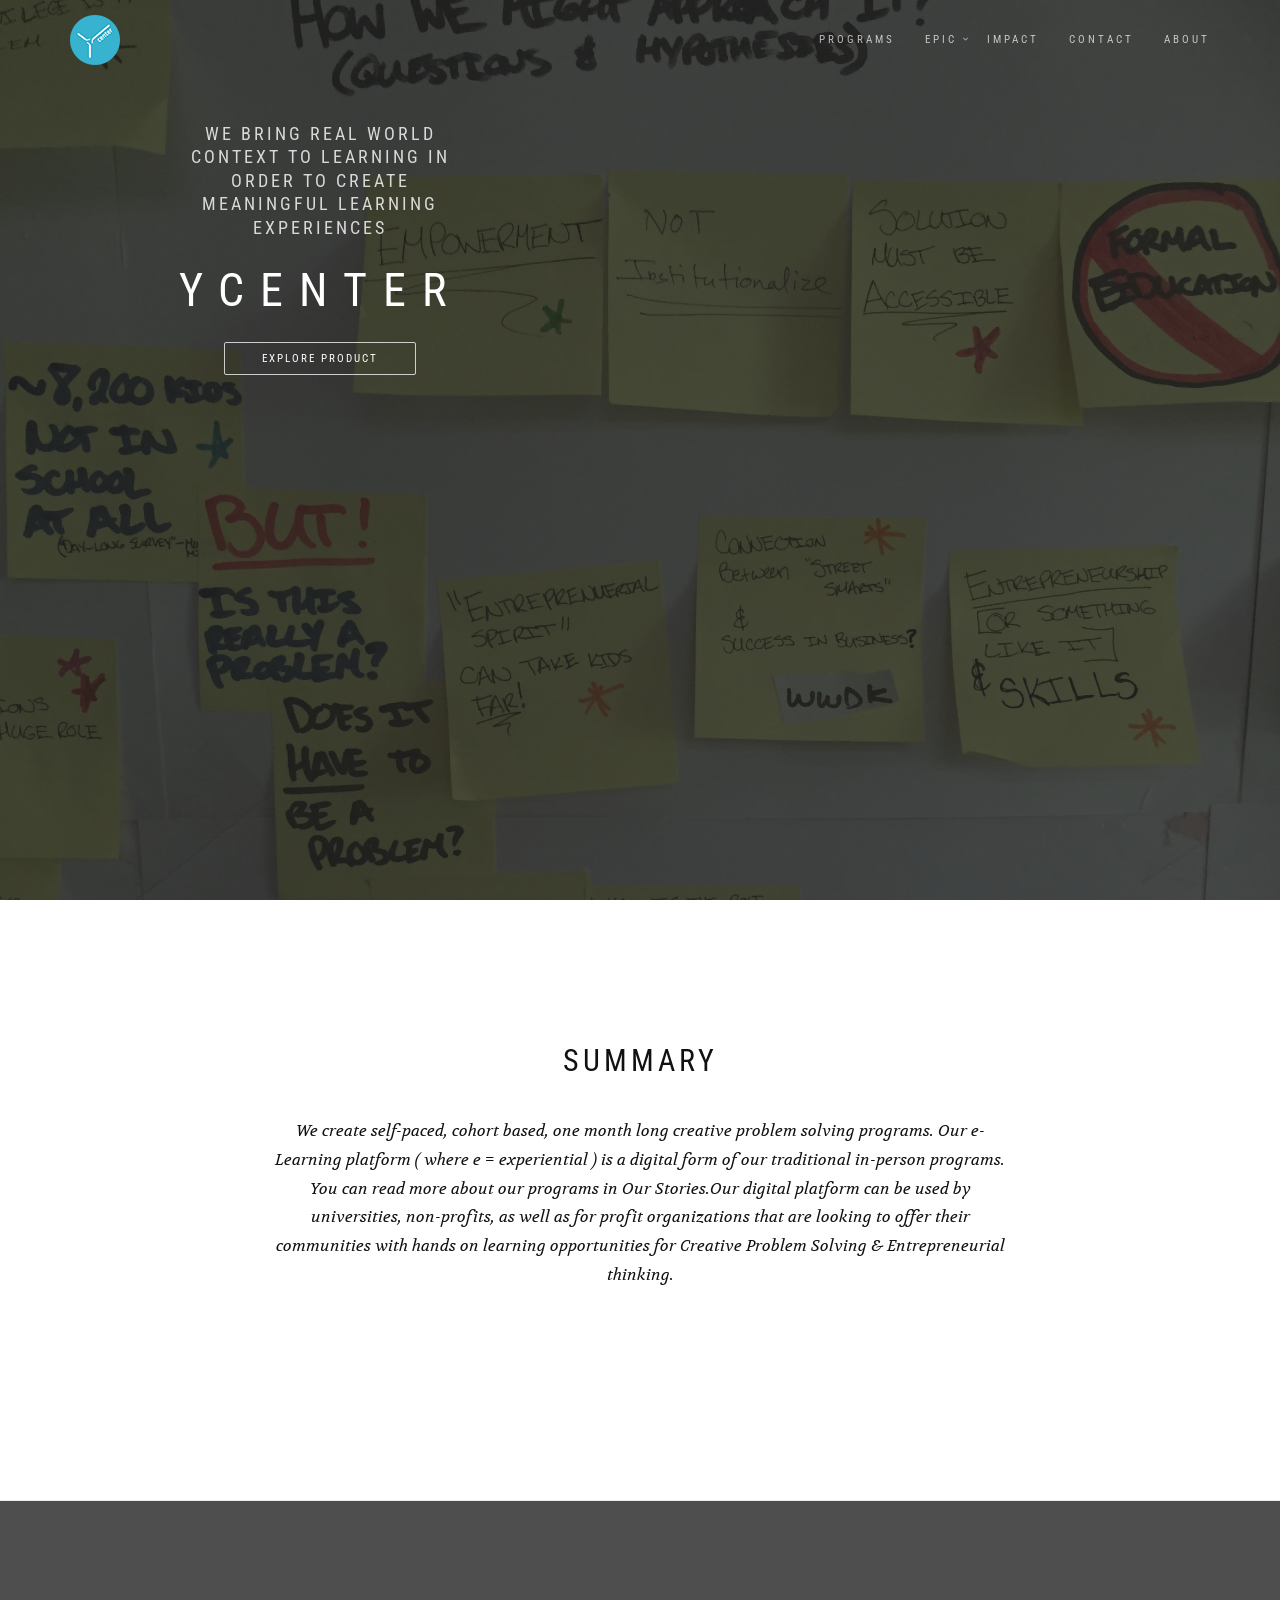
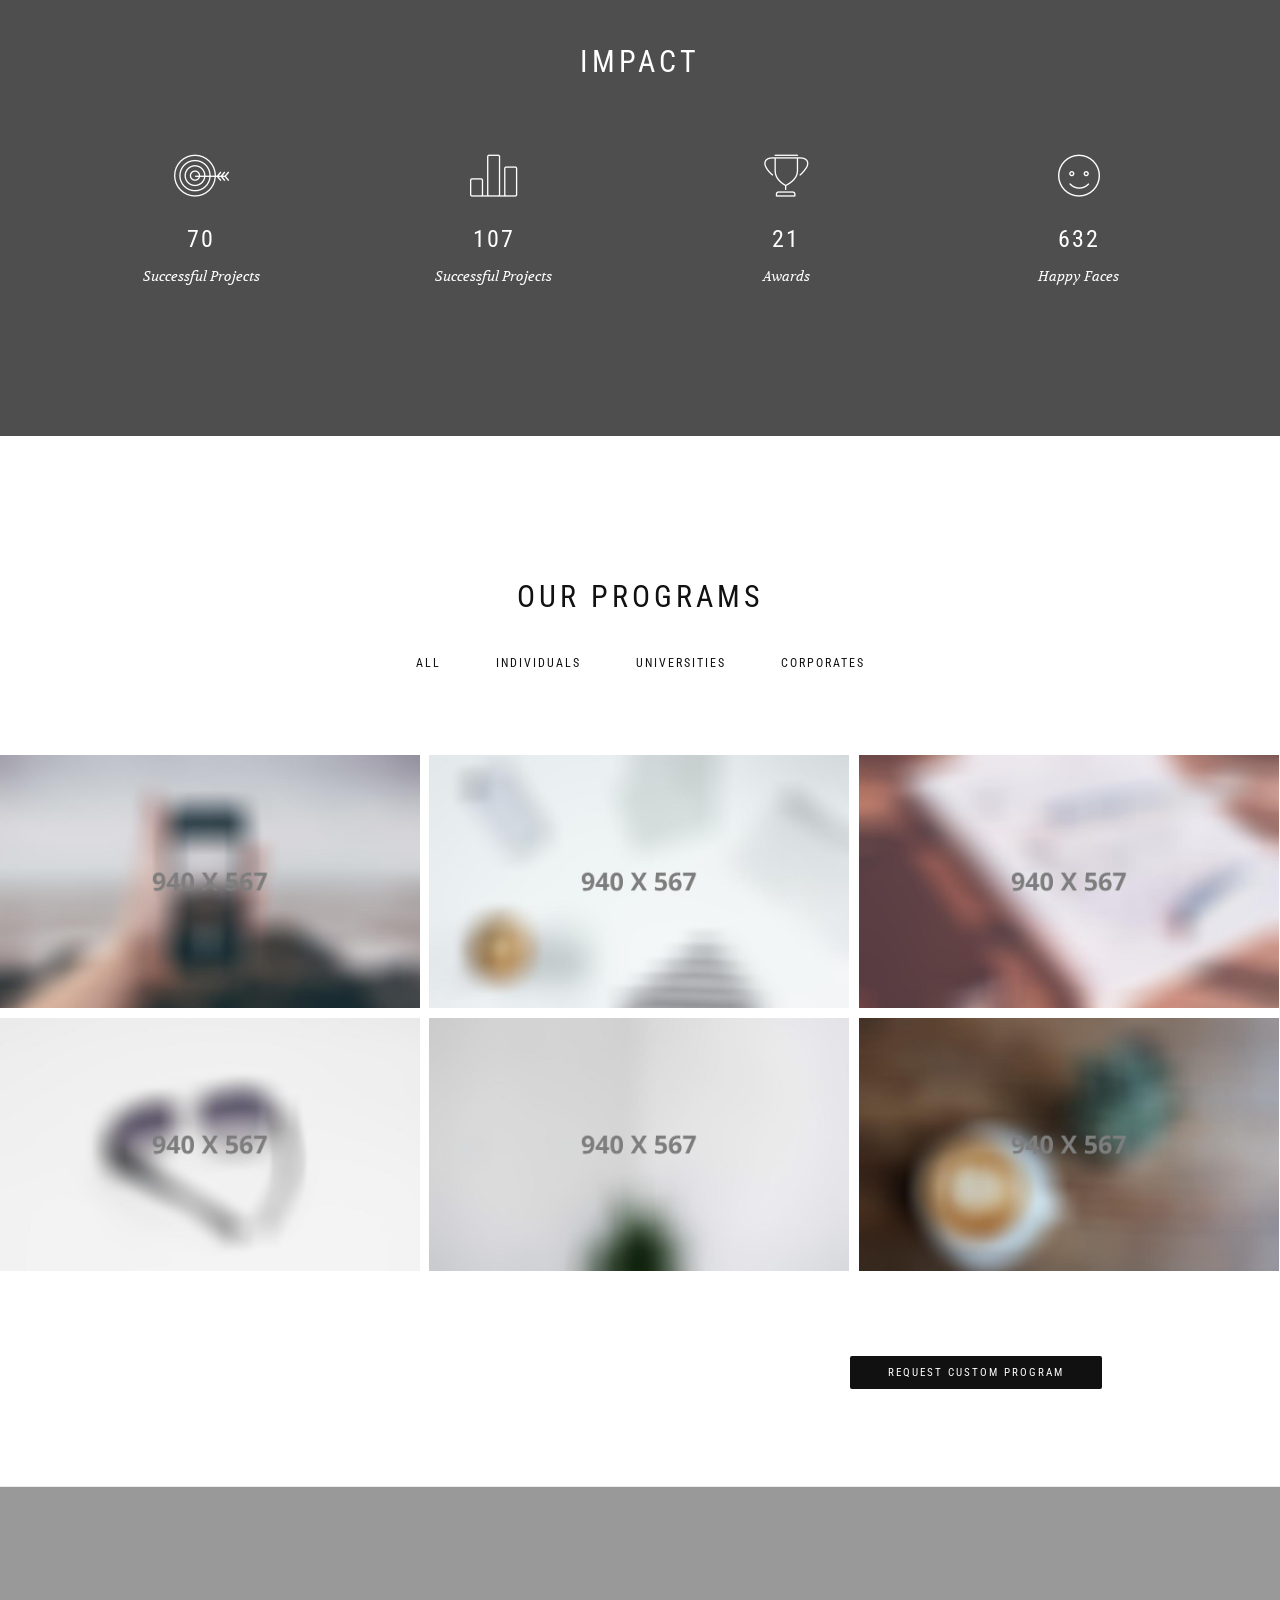
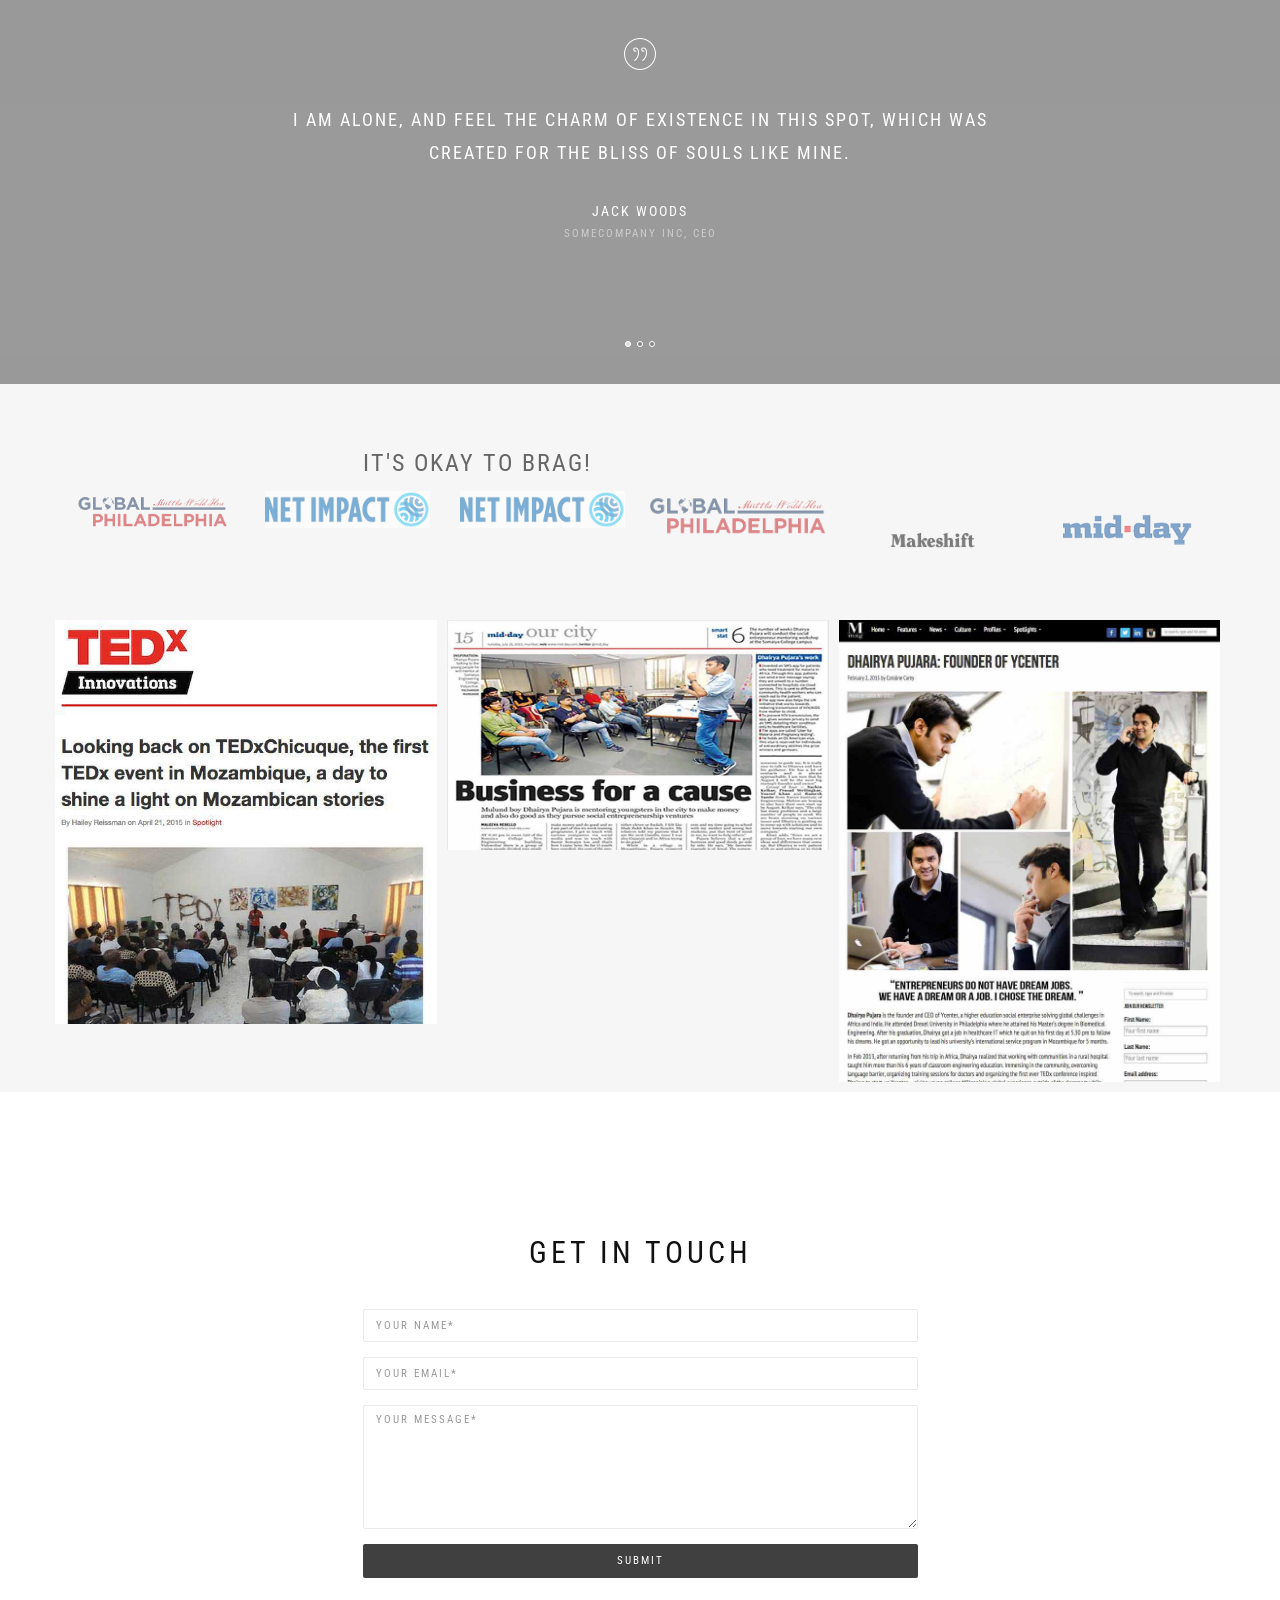
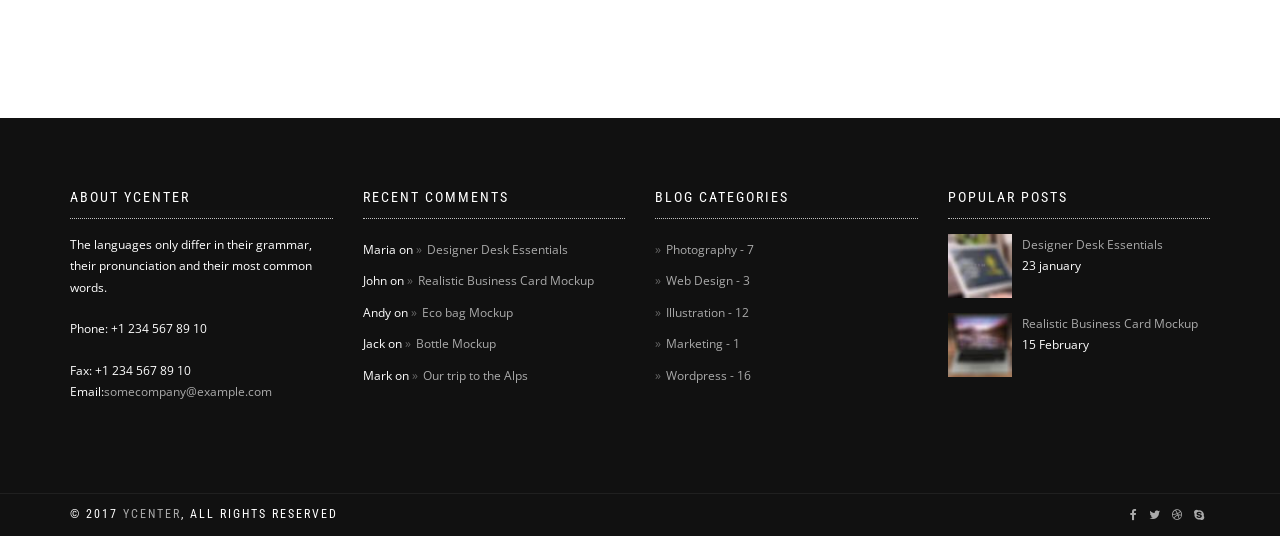
<file: index.html>
<!DOCTYPE html>
<html lang="en-US" dir="ltr">
  <head>
    <meta charset="utf-8">
    <meta http-equiv="X-UA-Compatible" content="IE=edge">
    <meta name="viewport" content="width=device-width, initial-scale=1">
    <!--  
    Document Title
    =============================================
    -->
    <title>Y-center Home</title>
    <!--
    Stylesheets
    =============================================
    
    -->
    <!-- Default stylesheets-->
    <link href="assets/lib/bootstrap/dist/css/bootstrap.min.css" rel="stylesheet">
    <!-- Template specific stylesheets-->
    <link href="https://fonts.googleapis.com/css?family=Roboto+Condensed:400,700" rel="stylesheet">
    <link href="https://fonts.googleapis.com/css?family=Volkhov:400i" rel="stylesheet">
    <link href="https://fonts.googleapis.com/css?family=Open+Sans:300,400,600,700,800" rel="stylesheet">
    <link href="assets/lib/animate.css/animate.css" rel="stylesheet">
    <link href="assets/lib/components-font-awesome/css/font-awesome.min.css" rel="stylesheet"> 
    <link href="assets/lib/flexslider/flexslider.css" rel="stylesheet">
     <link href="assets/lib/owl.carousel/dist/assets/owl.carousel.min.css" rel="stylesheet">
    <link href="assets/lib/owl.carousel/dist/assets/owl.theme.default.min.css" rel="stylesheet">
    <link href="assets/lib/magnific-popup/dist/magnific-popup.css" rel="stylesheet">
        <link href="assets/lib/et-line-font/et-line-font.css" rel="stylesheet">

        <link rel="shortcut icon" href="images/icons/favicon.png">
       <link rel="apple-touch-icon-precomposed" sizes="144x144" href="images/icons/apple-touch-icon-144-precomposed.png">
       <link rel="apple-touch-icon-precomposed" sizes="114x114" href="images/icons/apple-touch-icon-114-precomposed.png">
       <link rel="apple-touch-icon-precomposed" sizes="72x72" href="images/icons/apple-touch-icon-72-precomposed.png">
       <link rel="apple-touch-icon-precomposed" href="images/icons/apple-touch-icon-57-precomposed.png">

    <!-- Custom Stylesheet-->
    <link href="assets/css/style.css" rel="stylesheet">
  </head>


  <body data-spy="scroll" data-target=".onpage-navigation" data-offset="60">
    <main>
      <div class="page-loader">
        <div class="loader">Loading...</div>
      </div>

      <!-- Navbar Begins -->
      <nav class="navbar navbar-custom navbar-fixed-top navbar-transparent" role="navigation">
        <div class="container">
          <div class="navbar-header">
            <button class="navbar-toggle" type="button" data-toggle="collapse" data-target="#custom-collapse"></button>
            <a href="index.html"><img src ="assets/Ycenter-img/Ycenter-circlelogo-vectorBJWBoost-1.png"></a>
          </div>
          <div class="collapse navbar-collapse" id="custom-collapse">
            <ul class="nav navbar-nav navbar-right">
              <li class="dropdown"><a href="#">Programs</a></li>
              <li class="dropdown"><a class="dropdown-toggle" href="#" data-toggle="dropdown">EPIC</a>
                    <ul class="dropdown-menu">
                      <li><a href="#">EPIC A</a></li>
                      <li><a href="#">EPIC B</a></li>
                      <li><a href="#">EPIC C</a></li>
                      <li><a href="#">EPIC D</a></li>
                    </ul>
                  </li>
                  <li class="dropdown"><a href="#">Impact</a></li>
                  <li class="dropdown"><a href="#">Contact</a>
                    <ul class="dropdown-menu">
                      <li><a href="index_mp_fullscreen_text_rotator.html">Feedback</a></li>
                      <li><a href="index_mp_classic_text_rotator.html">Collab</a></li>
                      <li><a href="index_mp_classic_text_rotator.html">Enquiry/Message</a></li>                      
                    </ul>
                  </li>
                  <li class="dropdown"><a href="#">About</a></li>
                </ul>
             </div>                       
        </div>
      </nav>

<!-- Navbar ends -->



	
      <section class="home-section home-full-height home-fade bg-dark-60" id="home" data-background="assets/Ycenter-img/banner1.jpg">
  		<div class="container-fluid">

		  <div class="row">

		  	<div class="col-md-6 col-sm-6 col-xs-12">
			    <div class="ycenter-caption">
			          <div class="caption-content">
			            <div class="font-alt mb-10 ycenter-title-size-2">We bring real world context to learning in order to create meaningful learning experiences</div>
			            <div class="font-alt mb-10 ycenter-title-size-3">Ycenter</div>
			             <a class="section-scroll btn btn-border-w btn-round" href="#about"> Explore Product</a>
			          </div>
			        </div>
			  </div>

			  	<!-- Video for Header -
			  				  <div class="col-md-6 col-sm-6 col-xs-12">
			  	<div class="ycenter-caption">

				    <iframe width="420" height="315"
							src="https://www.youtube.com/embed/XGSy3_Czz8k">
					</iframe> 
				</div>
						commented for cliarity for now -->
		  </div>

		</div>
      	
      </section>
      




      <div class="main">
        <section class="module">

  <!-- Summary Begin --> 	
          <div class="container">
            <div class="row">
              <div class="col-sm-8 col-sm-offset-2">
                <h2 class="module-title font-alt">Summary</h2>
                <div class="module-subtitle font-serif">We create self-paced, cohort based, one month long creative problem solving programs. Our e-Learning platform ( where e = experiential ) is a digital form of our traditional in-person programs. You can read more about our programs in Our Stories.Our digital platform can be used by universities, non-profits, as well as for profit organizations that are looking to offer their communities with hands on learning opportunities for Creative Problem Solving & Entrepreneurial thinking.</div>
              </div>
            </div>
         
          </div>
        </section>
 <!-- Summary Ends -->

        <hr class="divider-w">

 <!-- Impact Begin -->

        <section class="module bg-dark-60 parallax-bg" data-background="assets/images/finance/finance_funfact_bg.jpg" style="background-position: 50% 15%;">
          <div class="container">
          	 <div class="row">
              <div class="col-sm-6 col-sm-offset-3">
                <h2 class="module-title font-alt">Impact</h2>
              </div>
            </div>
            <div class="row multi-columns-row">
              <div class="col-sm-6 col-md-3 col-lg-3">
                <div class="count-item mb-sm-40">
                  <div class="count-icon"><span class="icon-target"></span></div>
                  <h3 class="count-to font-alt" data-countto="85"></h3>
                  <h5 class="count-title font-serif">Successful Projects</h5>
                </div>
              </div>
              <div class="col-sm-6 col-md-3 col-lg-3">
                <div class="count-item mb-sm-40">
                  <div class="count-icon"><span class="icon-bargraph"></span></div>
                  <h3 class="count-to font-alt" data-countto="134"></h3>
                  <h5 class="count-title font-serif">Successful Projects</h5>
                </div>
              </div>
              <div class="col-sm-6 col-md-3 col-lg-3">
                <div class="count-item mb-sm-40">
                  <div class="count-icon"><span class="icon-trophy"></span></div>
                  <h3 class="count-to font-alt" data-countto="26"></h3>
                  <h5 class="count-title font-serif">Awards</h5>
                </div>
              </div>
              <div class="col-sm-6 col-md-3 col-lg-3">
                <div class="count-item mb-sm-40">
                  <div class="count-icon"><span class="icon-happy"></span></div>
                  <h3 class="count-to font-alt" data-countto="790"></h3>
                  <h5 class="count-title font-serif">Happy Faces</h5>
                </div>
              </div>
            </div>
          </div>
        </section>
<!-- Impact End -->

<!--Program Begins-->        
        <section class="module pb-0" id="works">
          <div class="container">
            <div class="row">
              <div class="col-sm-6 col-sm-offset-3">
                <h2 class="module-title font-alt">Our Programs</h2>
                <div class="module-subtitle font-serif"></div>
              </div>
            </div>
          </div>
          <div class="container">
            <div class="row">
              <div class="col-sm-12">
                <ul class="filter font-alt" id="filters">
                  <li><a class="current wow fadeInUp" href="#" data-filter="*">All</a></li>
                  <li><a class="wow fadeInUp" href="#" data-filter=".illustration" data-wow-delay="0.2s">Individuals</a></li>
                  <li><a class="wow fadeInUp" href="#" data-filter=".marketing" data-wow-delay="0.4s">Universities</a></li>
                  <li><a class="wow fadeInUp" href="#" data-filter=".photography" data-wow-delay="0.6s">Corporates</a></li>
                </ul>
              </div>
            </div>
          </div>
          <ul class="works-grid works-grid-gut works-grid-3 works-hover-w" id="works-grid">
            <li class="work-item illustration webdesign"><a href="portfolio-single-1.html">
                <div class="work-image"><img src="assets/images/work-1.jpg" alt="Portfolio Item"/></div>
                <div class="work-caption font-alt">
                  <h3 class="work-title">Corporate Identity</h3>
                  <div class="work-descr">Illustration</div>
                </div></a></li>
            <li class="work-item marketing photography"><a href="portfolio-single-1.html">
                <div class="work-image"><img src="assets/images/work-2.jpg" alt="Portfolio Item"/></div>
                <div class="work-caption font-alt">
                  <h3 class="work-title">Bag MockUp</h3>
                  <div class="work-descr">Marketing</div>
                </div></a></li>
            <li class="work-item illustration photography"><a href="portfolio-single-1.html">
                <div class="work-image"><img src="assets/images/work-3.jpg" alt="Portfolio Item"/></div>
                <div class="work-caption font-alt">
                  <h3 class="work-title">Disk Cover</h3>
                  <div class="work-descr">Illustration</div>
                </div></a></li>
            <li class="work-item marketing photography"><a href="portfolio-single-1.html">
                <div class="work-image"><img src="assets/images/work-4.jpg" alt="Portfolio Item"/></div>
                <div class="work-caption font-alt">
                  <h3 class="work-title">Business Card</h3>
                  <div class="work-descr">Photography</div>
                </div></a></li>
            <li class="work-item illustration webdesign"><a href="portfolio-single-1.html">
                <div class="work-image"><img src="assets/images/work-5.jpg" alt="Portfolio Item"/></div>
                <div class="work-caption font-alt">
                  <h3 class="work-title">Business Card</h3>
                  <div class="work-descr">Webdesign</div>
                </div></a></li>
            <li class="work-item marketing webdesign"><a href="portfolio-single-1.html">
                <div class="work-image"><img src="assets/images/work-6.jpg" alt="Portfolio Item"/></div>
                <div class="work-caption font-alt">
                  <h3 class="work-title">Business Cards in paper clip</h3>
                  <div class="work-descr">Marketing</div>
                </div></a></li>
          </ul>
        </section>
        <section class="module-small">
          <div class="container">
            <div class="row">
              <div class="col-sm-6 col-md-8 col-lg-6 col-lg-offset-2">
                <div class="callout-text font-alt">
                  <h3 class="callout-title">Looking for a Custom Project for your Organization?</h3>
                  <p>We are always open to interesting projects.</p>
                </div>
              </div>
              <div class="col-sm-6 col-md-4 col-lg-2">
                <div class="callout-btn-box"><a class="btn btn-b btn-round" href="#">Request Custom Program</a></div>
              </div>
            </div>
          </div>
        </section>
<!--Program Ends-->        
        <hr class="divider-w">
<!--Testimonials Begin-->       
        <section class="module bg-dark-60 pt-0 pb-0 parallax-bg testimonial" data-background="assets/images/testimonial_bg.jpg">
          <div class="testimonials-slider pt-140 pb-140">
            <ul class="slides">
              <li>
                <div class="container">
                  <div class="row">
                    <div class="col-sm-12">
                      <div class="module-icon"><span class="icon-quote"></span></div>
                    </div>
                  </div>
                  <div class="row">
                    <div class="col-sm-8 col-sm-offset-2">
                      <blockquote class="testimonial-text font-alt">I am alone, and feel the charm of existence in this spot, which was created for the bliss of souls like mine.</blockquote>
                    </div>
                  </div>
                  <div class="row">
                    <div class="col-sm-4 col-sm-offset-4">
                      <div class="testimonial-author">
                        <div class="testimonial-caption font-alt">
                          <div class="testimonial-title">Jack Woods</div>
                          <div class="testimonial-descr">SomeCompany INC, CEO</div>
                        </div>
                      </div>
                    </div>
                  </div>
                </div>
              </li>
              <li>
                <div class="container">
                  <div class="row">
                    <div class="col-sm-12">
                      <div class="module-icon"><span class="icon-quote"></span></div>
                    </div>
                  </div>
                  <div class="row">
                    <div class="col-sm-8 col-sm-offset-2">
                      <blockquote class="testimonial-text font-alt">I should be incapable of drawing a single stroke at the present moment; and yet I feel that I never was a greater artist than now.</blockquote>
                    </div>
                  </div>
                  <div class="row">
                    <div class="col-sm-4 col-sm-offset-4">
                      <div class="testimonial-author">
                        <div class="testimonial-caption font-alt">
                          <div class="testimonial-title">Jim Stone</div>
                          <div class="testimonial-descr">SomeCompany INC, CEO</div>
                        </div>
                      </div>
                    </div>
                  </div>
                </div>
              </li>
              <li>
                <div class="container">
                  <div class="row">
                    <div class="col-sm-12">
                      <div class="module-icon"><span class="icon-quote"></span></div>
                    </div>
                  </div>
                  <div class="row">
                    <div class="col-sm-8 col-sm-offset-2">
                      <blockquote class="testimonial-text font-alt">I am so happy, my dear friend, so absorbed in the exquisite sense of mere tranquil existence, that I neglect my talents.</blockquote>
                    </div>
                  </div>
                  <div class="row">
                    <div class="col-sm-4 col-sm-offset-4">
                      <div class="testimonial-author">
                        <div class="testimonial-caption font-alt">
                          <div class="testimonial-title">Adele Snow</div>
                          <div class="testimonial-descr">SomeCompany INC, CEO</div>
                        </div>
                      </div>
                    </div>
                  </div>
                </div>
              </li>
            </ul>
          </div>
        </section>
<!--Testimonials Ens-->       

        

<!-- Press Begin-->
        <section class="module-small bg-light p-0">
          <div class="container">
          	<br><br>
          	<div class="row">
              <div class="col-sm-6 col-sm-offset-3">
                <h3 class="module-title-press font-alt">It's Okay To Brag!</h3>
              </div>
            </div>
            <div class="row">
              <div class="owl-carousel text-center" data-items="6" data-pagination="false" data-navigation="false">

                <div  class="press-logo">
                  <div class="col-sm-12">
                    <div class="client-logo"><a href = "#"><img src="assets/Ycenter-img/press_logo_1.png" alt="Client Logo"/></a></div>
                  </div>
                </div>
                <div class="press-logo">
                  <div class="col-sm-12">
                    <div class="client-logo"><img src="assets/Ycenter-img/Net_Impact_Logo_0.png" alt="Client Logo"/></div>
                  </div>
                </div>
                <div class="press-logo">
                  <div class="col-sm-12">
                    <div class="client-logo"><a target = "_blank" href = "#"><img src="assets/Ycenter-img/Net_Impact_Logo_0.png" alt="Press Logo"/></a></div>
                  </div>
                </div>
                <div class="press-logo">
                  <div class="m-40">
                    <div class="client-logo"><a target = "_blank" href = "#"><img src="assets/Ycenter-img/press_logo_1.png" alt="Press Logo"/></a></div>
                  </div>
                </div>
                <div class ="press-logo">
                  <div class = "col-sm-12">
                    <div class="client-logo"><a target = "_blank" href = "#"><img src="assets/Ycenter-img/press_logo_2.png" alt="Client Logo"/></a></div>
                  </div>
                </div>
                <div class="press-logo">
                  <div class="col-sm-12">
                    <div class="client-logo"><a target = "_blank" href = "#"><img src="assets/Ycenter-img/press_logo_3.png" alt="Press Logo"/></a></div>
                  </div>
                </div>
                <div  class="press-logo">
                  <div class="col-sm-12">
                    <div class="client-logo"><a target = "_blank" href = "#"><img src="assets/Ycenter-img/press_logo_4.png" alt="Press Logo"/></a></div>
                  </div>
                </div>
                <div class="press-logo">
                  <div class="col-sm-12">
                    <div class="client-logo"><a target = "_blank" href = "#"><img src="assets/Ycenter-img/press_logo_1.png" alt="Press Logo"/></a></div>
                  </div>
                </div>
                <div  class="press-logo">
                  <div class="col-sm-12">
                    <div class="client-logo"><a target = "_blank" href = "#"><img src="assets/Ycenter-img/press_logo_2.png" alt="Press Logo"/></a></div>
                  </div>
                </div>
              </div>
            </div>
          </div>


          <div class="container">
            <div class="row mt-30">
              
            <ul class="works-grid works-grid-3 works-grid-gut works-hover-d" id="press-grid">
              <li class="work-item wow fadeInUp" data-wow-duration="1s" data-wow-delay="0.1s"><a target = "_blank" href="http://tedxinnovations.ted.com/2015/04/21/tedxchicuque-the-first-tedx-event-in-mozambique-shines-a-light-on-mozambican-stories/">
                  <div class="work-image"><img src="assets/Ycenter-img/Press-card-1.jpg" alt="Pess Item"/></div>
                  <div class="work-caption font-alt">
                    <h3 class="work-title">TedX</h3>
                    <div class="work-descr">Tap to read</div>
                  </div></a></li>
              <li class="work-item wow fadeInUp" data-wow-duration="1s" data-wow-delay="0.3s"><a target = "_blank" href="http://www.mid-day.com/articles/business-for-a-cause-mulund-boy-mentoring-youngsters-in-mumbai/16387167">
                  <div class="work-image"><img src="assets/Ycenter-img/Press-card-2.jpg" alt="Press Item"/></div>
                  <div class="work-caption font-alt">
                    <h3 class="work-title">Our City</h3>
                    <div class="work-descr">Tap to read</div>
                  </div></a></li>
              <li class="work-item wow fadeInUp" data-wow-duration="1s" data-wow-delay="0.5s"><a target="_blank" href="https://www.bizjournals.com/philadelphia/print-edition/2014/05/30/ycenter-creates-untraditional-study-abroad.html">
                  <div class="work-image"><img src="assets/Ycenter-img/Press-card-3.jpg" alt="Press Item"/></div>
                  <div class="work-caption font-alt">
                    <h3 class="work-title">M mag</h3>
                    <div class="work-descr">Tap to read</div>
                  </div></a></li>
              
              
            </ul>
          </div>
        
        </section>
<!--Press End-->        
        <!--
        <div class="module-small bg-dark">
          <div class="container">
            <div class="row">
              <div class="col-sm-6 col-md-6 col-lg-4 col-lg-offset-2">
                <div class="callout-text font-alt">
                  <h3 class="callout-title">Subscribe now</h3>
                  <p>We will not spam your email.</p>
                </div>
              </div>
              <div class="col-sm-6 col-md-6 col-lg-4">
                <div class="callout-btn-box">
                  <form id="subscription-form" role="form" method="post" action="php/subscribe.php">
                    <div class="input-group">
                      <input class="form-control" type="email" id="semail" name="semail" placeholder="Your Email" data-validation-required-message="Please enter your email address." required="required"/><span class="input-group-btn">
                        <button class="btn btn-g btn-round" id="subscription-form-submit" type="submit">Submit</button></span>
                    </div>
                  </form>
                  <div class="text-center" id="subscription-response"></div>
                </div>
              </div>
            </div>
          </div>
        </div> -->
        <section class="module" id="contact">
          <div class="container">
            <div class="row">
              <div class="col-sm-6 col-sm-offset-3">
                <h2 class="module-title font-alt">Get in touch</h2>
                <div class="module-subtitle font-serif"></div>
              </div>
            </div>
            <div class="row">
              <div class="col-sm-6 col-sm-offset-3">
                <form id="contactForm" role="form" method="post" action="php/contact.php">
                  <div class="form-group">
                    <label class="sr-only" for="name">Name</label>
                    <input class="form-control" type="text" id="name" name="name" placeholder="Your Name*" required="required" data-validation-required-message="Please enter your name."/>
                    <p class="help-block text-danger"></p>
                  </div>
                  <div class="form-group">
                    <label class="sr-only" for="email">Email</label>
                    <input class="form-control" type="email" id="email" name="email" placeholder="Your Email*" required="required" data-validation-required-message="Please enter your email address."/>
                    <p class="help-block text-danger"></p>
                  </div>
                  <div class="form-group">
                    <textarea class="form-control" rows="7" id="message" name="message" placeholder="Your Message*" required="required" data-validation-required-message="Please enter your message."></textarea>
                    <p class="help-block text-danger"></p>
                  </div>
                  <div class="text-center">
                    <button class="btn btn-block btn-round btn-d" id="cfsubmit" type="submit">Submit</button>
                  </div>
                </form>
                <div class="ajax-response font-alt" id="contactFormResponse"></div>
              </div>
            </div>
          </div>
        </section>
        <div class="module-small bg-dark">
          <div class="container">
            <div class="row">
              <div class="col-sm-3">
                <div class="widget">
                  <h5 class="widget-title font-alt">About Ycenter</h5>
                  <p>The languages only differ in their grammar, their pronunciation and their most common words.</p>
                  <p>Phone: +1 234 567 89 10</p>Fax: +1 234 567 89 10
                  <p>Email:<a href="#">somecompany@example.com</a></p>
                </div>
              </div>
              <div class="col-sm-3">
                <div class="widget">
                  <h5 class="widget-title font-alt">Recent Comments</h5>
                  <ul class="icon-list">
                    <li>Maria on <a href="#">Designer Desk Essentials</a></li>
                    <li>John on <a href="#">Realistic Business Card Mockup</a></li>
                    <li>Andy on <a href="#">Eco bag Mockup</a></li>
                    <li>Jack on <a href="#">Bottle Mockup</a></li>
                    <li>Mark on <a href="#">Our trip to the Alps</a></li>
                  </ul>
                </div>
              </div>
              <div class="col-sm-3">
                <div class="widget">
                  <h5 class="widget-title font-alt">Blog Categories</h5>
                  <ul class="icon-list">
                    <li><a href="#">Photography - 7</a></li>
                    <li><a href="#">Web Design - 3</a></li>
                    <li><a href="#">Illustration - 12</a></li>
                    <li><a href="#">Marketing - 1</a></li>
                    <li><a href="#">Wordpress - 16</a></li>
                  </ul>
                </div>
              </div>
              <div class="col-sm-3">
                <div class="widget">
                  <h5 class="widget-title font-alt">Popular Posts</h5>
                  <ul class="widget-posts">
                    <li class="clearfix">
                      <div class="widget-posts-image"><a href="#"><img src="assets/images/rp-1.jpg" alt="Post Thumbnail"/></a></div>
                      <div class="widget-posts-body">
                        <div class="widget-posts-title"><a href="#">Designer Desk Essentials</a></div>
                        <div class="widget-posts-meta">23 january</div>
                      </div>
                    </li>
                    <li class="clearfix">
                      <div class="widget-posts-image"><a href="#"><img src="assets/images/rp-2.jpg" alt="Post Thumbnail"/></a></div>
                      <div class="widget-posts-body">
                        <div class="widget-posts-title"><a href="#">Realistic Business Card Mockup</a></div>
                        <div class="widget-posts-meta">15 February</div>
                      </div>
                    </li>
                  </ul>
                </div>
              </div>
            </div>
          </div>
        </div>
        <hr class="divider-d">
        <footer class="footer bg-dark">
          <div class="container">
            <div class="row">
              <div class="col-sm-6">
                <p class="copyright font-alt">&copy; 2017&nbsp;<a href="index.html">Ycenter</a>, All Rights Reserved</p>
              </div>
              <div class="col-sm-6">
                <div class="footer-social-links"><a href="#"><i class="fa fa-facebook"></i></a><a href="#"><i class="fa fa-twitter"></i></a><a href="#"><i class="fa fa-dribbble"></i></a><a href="#"><i class="fa fa-skype"></i></a>
                </div>
              </div>
            </div>
          </div>
        </footer>
      </div>
      <div class="scroll-up"><a href="#totop"><i class="fa fa-angle-double-up"></i></a></div>
    </main>
    <!--  
    JavaScripts
    =============================================
    -->
    <script src="assets/lib/jquery/dist/jquery.js"></script>
    <script src="assets/lib/bootstrap/dist/js/bootstrap.min.js"></script>
    <script src="assets/lib/wow/dist/wow.js">
    	
</script>
    <script src="assets/lib/jquery.mb.ytplayer/dist/jquery.mb.YTPlayer.js"></script>
    <script src="assets/lib/isotope/dist/isotope.pkgd.js"></script>
    <script src="assets/lib/imagesloaded/imagesloaded.pkgd.js"></script>
    <script src="assets/lib/flexslider/jquery.flexslider.js"></script>
    <script src="assets/lib/owl.carousel/dist/owl.carousel.min.js"></script>
    <script src="assets/lib/smoothscroll.js"></script>
    <script src="assets/lib/magnific-popup/dist/jquery.magnific-popup.js"></script>
    <script src="assets/lib/simple-text-rotator/jquery.simple-text-rotator.min.js"></script>
    <script src="assets/js/plugins.js"></script>
    <script src="assets/js/main.js"></script>
  </body>
</html>
</file>
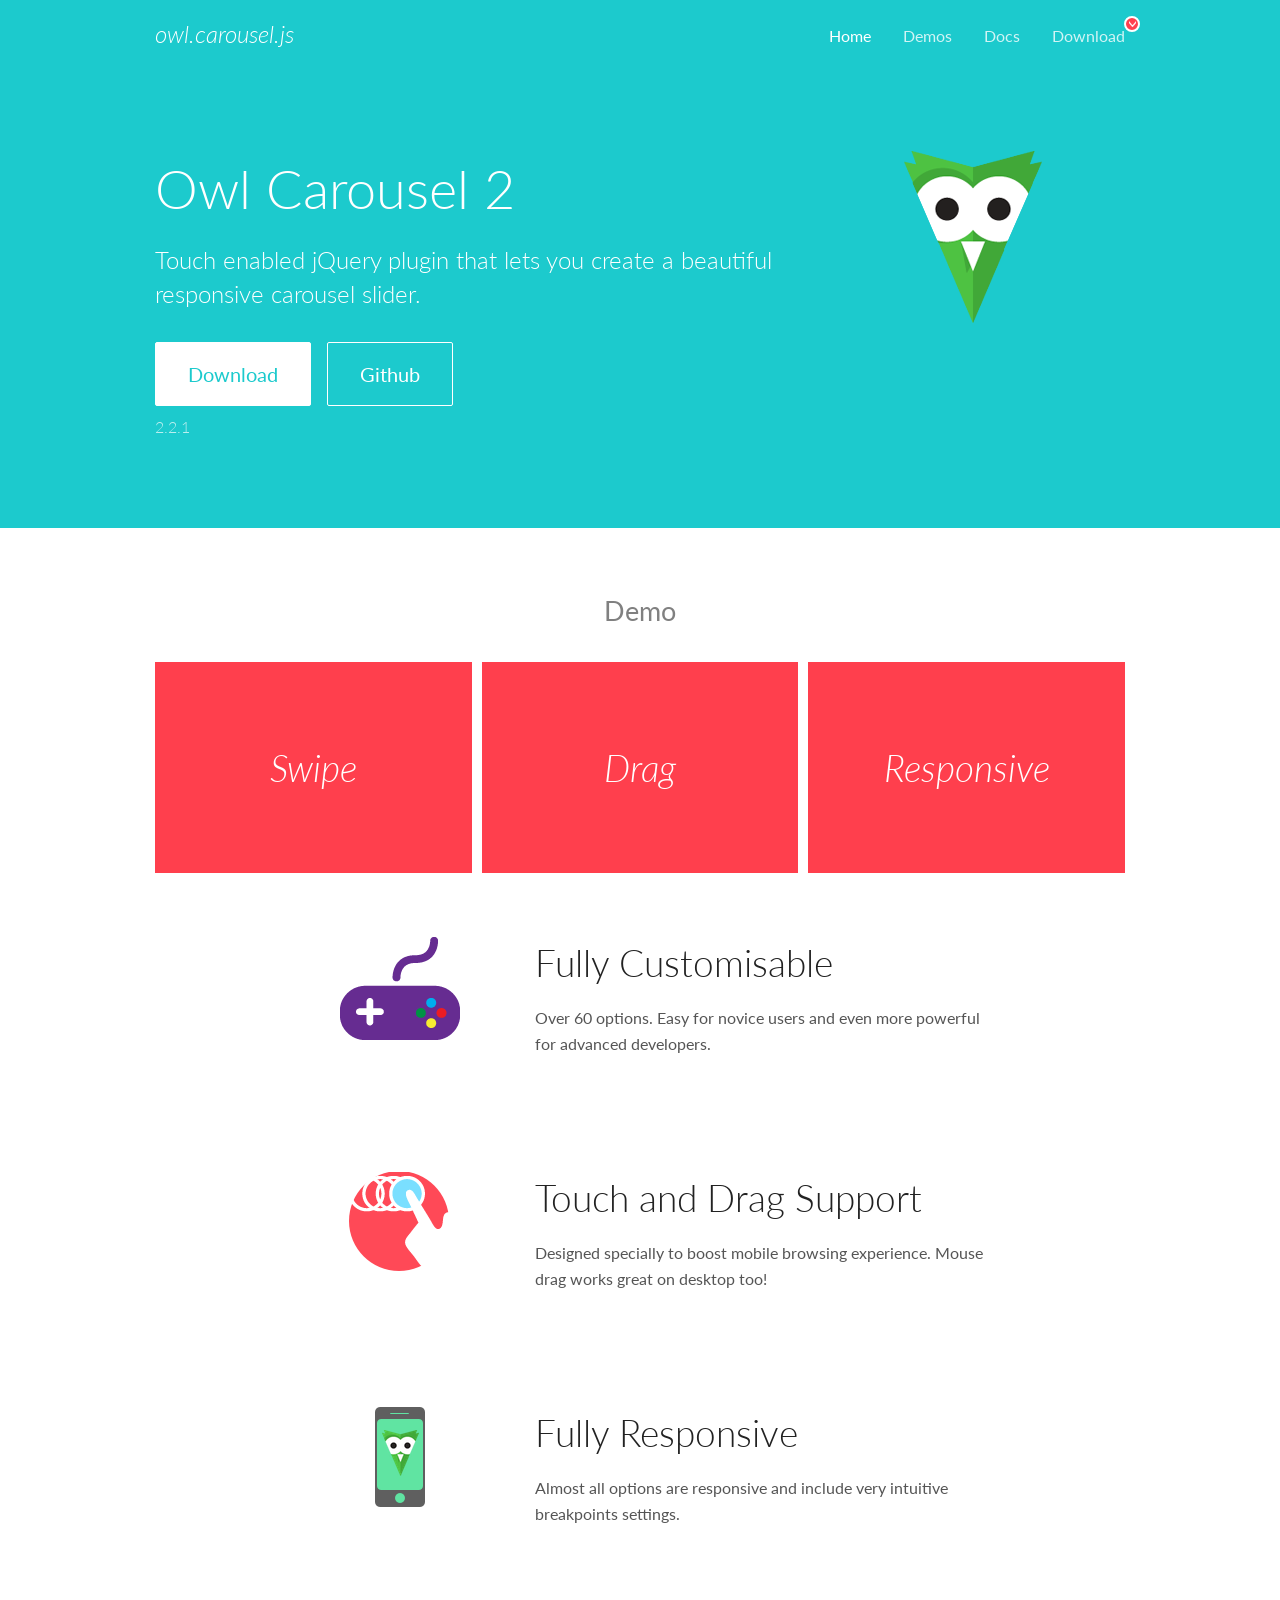
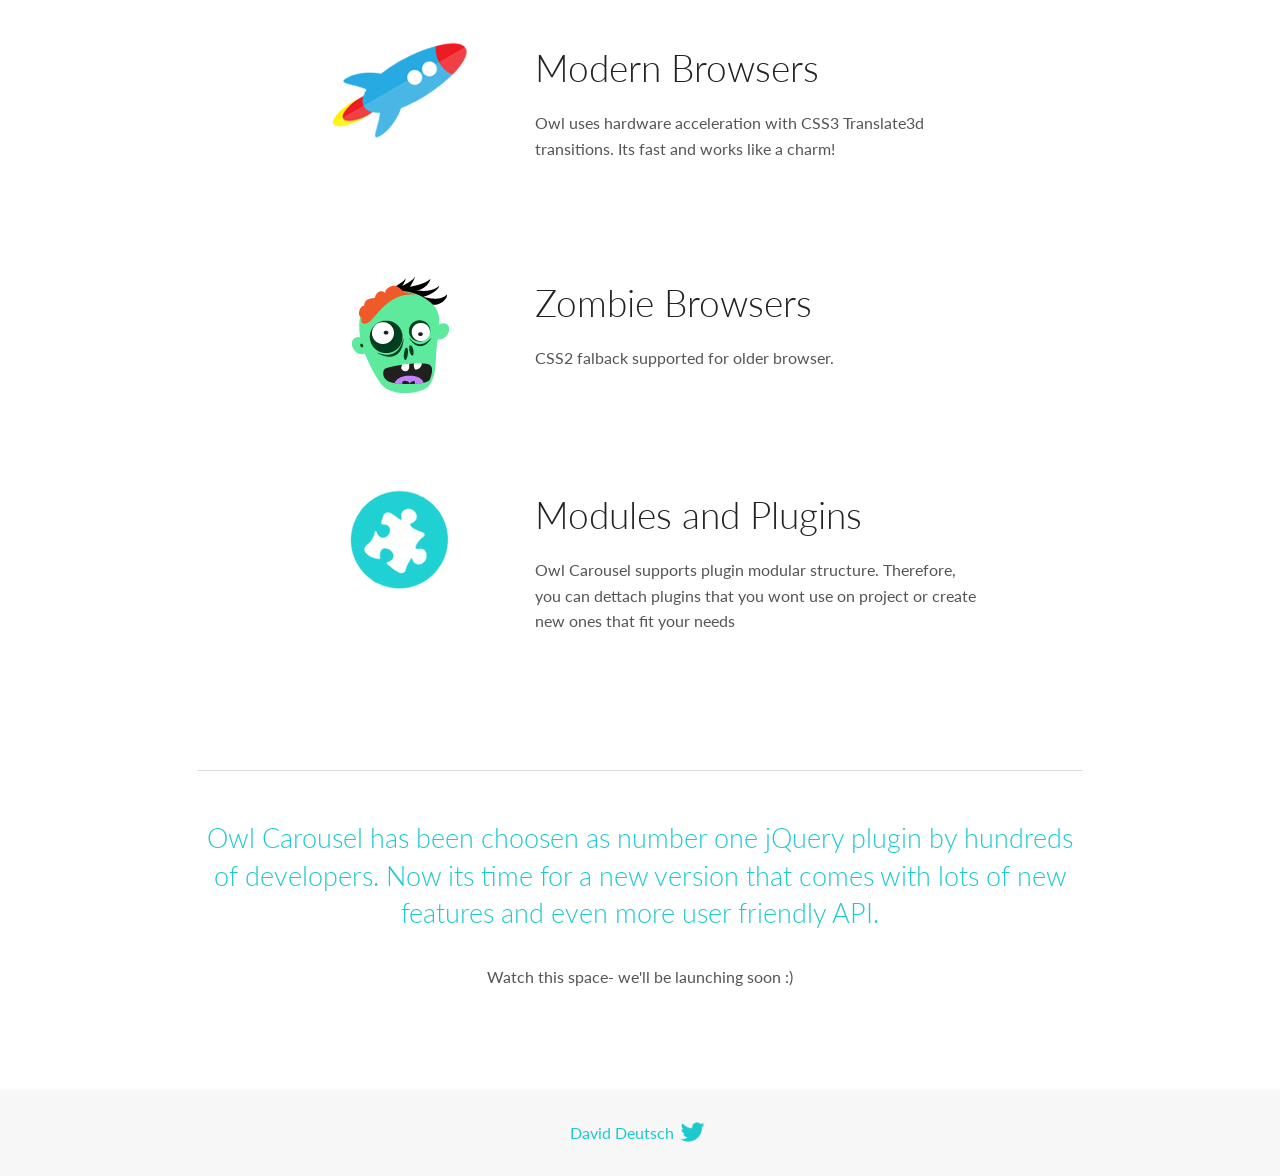
<file: assets/lib/owl.carousel/docs/index.html>
<!DOCTYPE html>
<html lang="en">
  <head>

    <!-- head -->
    <meta charset="utf-8">
    <meta name="msapplication-tap-highlight" content="no" />
    <meta name="viewport" content="width=device-width, initial-scale=1.0" />
    <meta name="description" content="Touch enabled jQuery plugin that lets you create beautiful responsive carousel slider.">
    <meta name="author" content="David Deutsch">
    <title>
      Home | Owl Carousel | 2.2.1
    </title>

    <!-- Stylesheets -->
    <link href='https://fonts.googleapis.com/css?family=Lato:300,400,700,400italic,300italic' rel='stylesheet' type='text/css'>
    <link rel="stylesheet" href="assets/css/docs.theme.min.css">

    <!-- Owl Stylesheets -->
    <link rel="stylesheet" href="assets/owlcarousel/assets/owl.carousel.min.css">
    <link rel="stylesheet" href="assets/owlcarousel/assets/owl.theme.default.min.css">

    <!-- HTML5 shim and Respond.js IE8 support of HTML5 elements and media queries -->

    <!--[if lt IE 9]>
      <script src="https://oss.maxcdn.com/libs/html5shiv/3.7.0/html5shiv.js"></script>
      <script src="https://oss.maxcdn.com/libs/respond.js/1.3.0/respond.min.js"></script>
    <![endif]-->

    <!-- Favicons -->
    <link rel="apple-touch-icon-precomposed" sizes="144x144" href="assets/ico/apple-touch-icon-144-precomposed.png">
    <link rel="shortcut icon" href="assets/ico/favicon.png">
    <link rel="shortcut icon" href="favicon.ico">

    <!-- Yeah i know js should not be in header. Its required for demos.-->

    <!-- javascript -->
    <script src="assets/vendors/jquery.min.js"></script>
    <script src="assets/owlcarousel/owl.carousel.js"></script>
  </head>
  <body>

    <!-- header -->
    <header class="header">
      <div class="row">
        <div class="large-12 columns">
          <div class="brand left">
            <h3>
              <a href="/OwlCarousel2/">owl.carousel.js</a> 
            </h3>
          </div>
          <a id="toggle-nav" class="right">
            <span></span> <span></span> <span></span> 
          </a> 
          <div class="nav-bar">
            <ul class="clearfix">
              <li class="active">
                <a href="/OwlCarousel2/index.html">Home</a> 
              </li>
              <li> <a href="/OwlCarousel2/demos/demos.html">Demos</a>  </li>
              <li> <a href="/OwlCarousel2/docs/started-welcome.html">Docs</a>  </li>
              <li>
                <a href="https://github.com/OwlCarousel2/OwlCarousel2/archive/2.2.1.zip">Download</a> 
                <span class="download"></span> 
              </li>
            </ul>
          </div>
        </div>
      </div>
    </header>

    <!-- home panel -->
    <section id="hero">
      <div class="row">
        <div class="large-8 medium-8 columns">
          <h1>Owl Carousel 2</h1>
          <h4>Touch enabled jQuery plugin that lets you create a beautiful responsive carousel slider.</h4>
          <a href="https://github.com/OwlCarousel2/OwlCarousel2/archive/2.2.1.zip" class="hero-button">Download</a> 
          <a href="https://github.com/OwlCarousel2/OwlCarousel2" class="hero-button outline">Github</a> 
          <p>2.2.1</p>
        </div>
        <div class="large-4 medium-4 columns">
          <img class="owl-logo" src="assets/img/owl-logo.png" alt="mr. Owl">
        </div>
      </div>
    </section>

    <!-- body -->
    <div class="home-demo">
      <div class="row">
        <div class="large-12 columns">
          <h3>Demo</h3>
          <div class="owl-carousel">
            <div class="item">
              <h2>Swipe</h2>
            </div>
            <div class="item">
              <h2>Drag</h2>
            </div>
            <div class="item">
              <h2>Responsive</h2>
            </div>
            <div class="item">
              <h2>CSS3</h2>
            </div>
            <div class="item">
              <h2>Fast</h2>
            </div>
            <div class="item">
              <h2>Easy</h2>
            </div>
            <div class="item">
              <h2>Free</h2>
            </div>
            <div class="item">
              <h2>Upgradable</h2>
            </div>
            <div class="item">
              <h2>Tons of options</h2>
            </div>
            <div class="item">
              <h2>Infinity</h2>
            </div>
            <div class="item">
              <h2>Auto Width</h2>
            </div>
          </div>
        </div>
      </div>
    </div>
    <script>
      var owl = $('.owl-carousel');
      owl.owlCarousel({
        margin: 10,
        loop: true,
        responsive: {
          0: {
            items: 1
          },
          600: {
            items: 2
          },
          1000: {
            items: 3
          }
        }
      })
    </script>

    <!-- features -->
    <div id="features">
      <div class="row">
        <div class="small-12 medium-9 small-centered columns">
          <section class="row feature">
            <div class="medium-4 small-12 columns">
              <img src="assets/img/feature-options.png" alt="">
            </div>
            <div class="medium-8 small-12 columns">
              <h2>Fully Customisable</h2>
              <p>Over 60 options. Easy for novice users and even more powerful for advanced developers.</p>
            </div>
          </section>
          <section class="row feature">
            <div class="medium-4 small-12 columns">
              <img src="assets/img/feature-drag.png" alt="">
            </div>
            <div class="medium-8 small-12 columns">
              <h2>Touch and Drag Support</h2>
              <p>Designed specially to boost mobile browsing experience. Mouse drag works great on desktop too!</p>
            </div>
          </section>
          <section class="row feature">
            <div class="medium-4 small-12 columns">
              <img src="assets/img/feature-responsive.png" alt="">
            </div>
            <div class="medium-8 small-12 columns">
              <h2>Fully Responsive</h2>
              <p>Almost all options are responsive and include very intuitive breakpoints settings.</p>
            </div>
          </section>
          <section class="row feature">
            <div class="medium-4 small-12 columns">
              <img src="assets/img/feature-modern.png" alt="">
            </div>
            <div class="medium-8 small-12 columns">
              <h2>Modern Browsers</h2>
              <p>Owl uses hardware acceleration with CSS3 Translate3d transitions. Its fast and works like a charm! </p>
            </div>
          </section>
          <section class="row feature">
            <div class="medium-4 small-12 columns">
              <img src="assets/img/feature-zombie.png" alt="">
            </div>
            <div class="medium-8 small-12 columns">
              <h2>Zombie Browsers</h2>
              <p>CSS2 falback supported for older browser.</p>
            </div>
          </section>
          <section class="row feature">
            <div class="medium-4 small-12 columns">
              <img src="assets/img/feature-module.png" alt="">
            </div>
            <div class="medium-8 small-12 columns">
              <h2>Modules and Plugins</h2>
              <p>Owl Carousel supports plugin modular structure. Therefore, you can dettach plugins that you wont use on project or create new ones that fit your needs</p>
            </div>
          </section>
        </div>
      </div>
    </div>

    <!-- footer -->
    <section id="teaser-text">
      <div class="row">
        <div class="small-12 medium-11 small-centered columns">
          <hr>
          <h3 id="owl-carousel-has-been-choosen-as-number-one-jquery-plugin-by-hundreds-of-developers-now-its-time-for-a-new-version-that-comes-with-lots-of-new-features-and-even-more-user-friendly-api-">Owl Carousel has been choosen as number one jQuery plugin by hundreds of developers. Now its time for a new version that comes with lots of new features and even more user friendly API.</h3>
          <p>Watch this space- we&#39;ll be launching soon :)</p>
        </div>
      </div>
    </section>

    <!-- footer -->
    <footer class="footer">
      <div class="row">
        <div class="large-12 columns">
          <h5>
            <a href="/OwlCarousel2/docs/support-contact.html">David Deutsch</a> 
            <a id="custom-tweet-button" href="https://twitter.com/share?url=https://github.com/OwlCarousel2/OwlCarousel2&text=Owl Carousel - This is so awesome! " target="_blank"></a> 
          </h5>
        </div>
      </div>
    </footer>

    <!-- vendors -->
    <script src="assets/vendors/highlight.js"></script>
    <script src="assets/js/app.js"></script>
  </body>
</html>
</file>
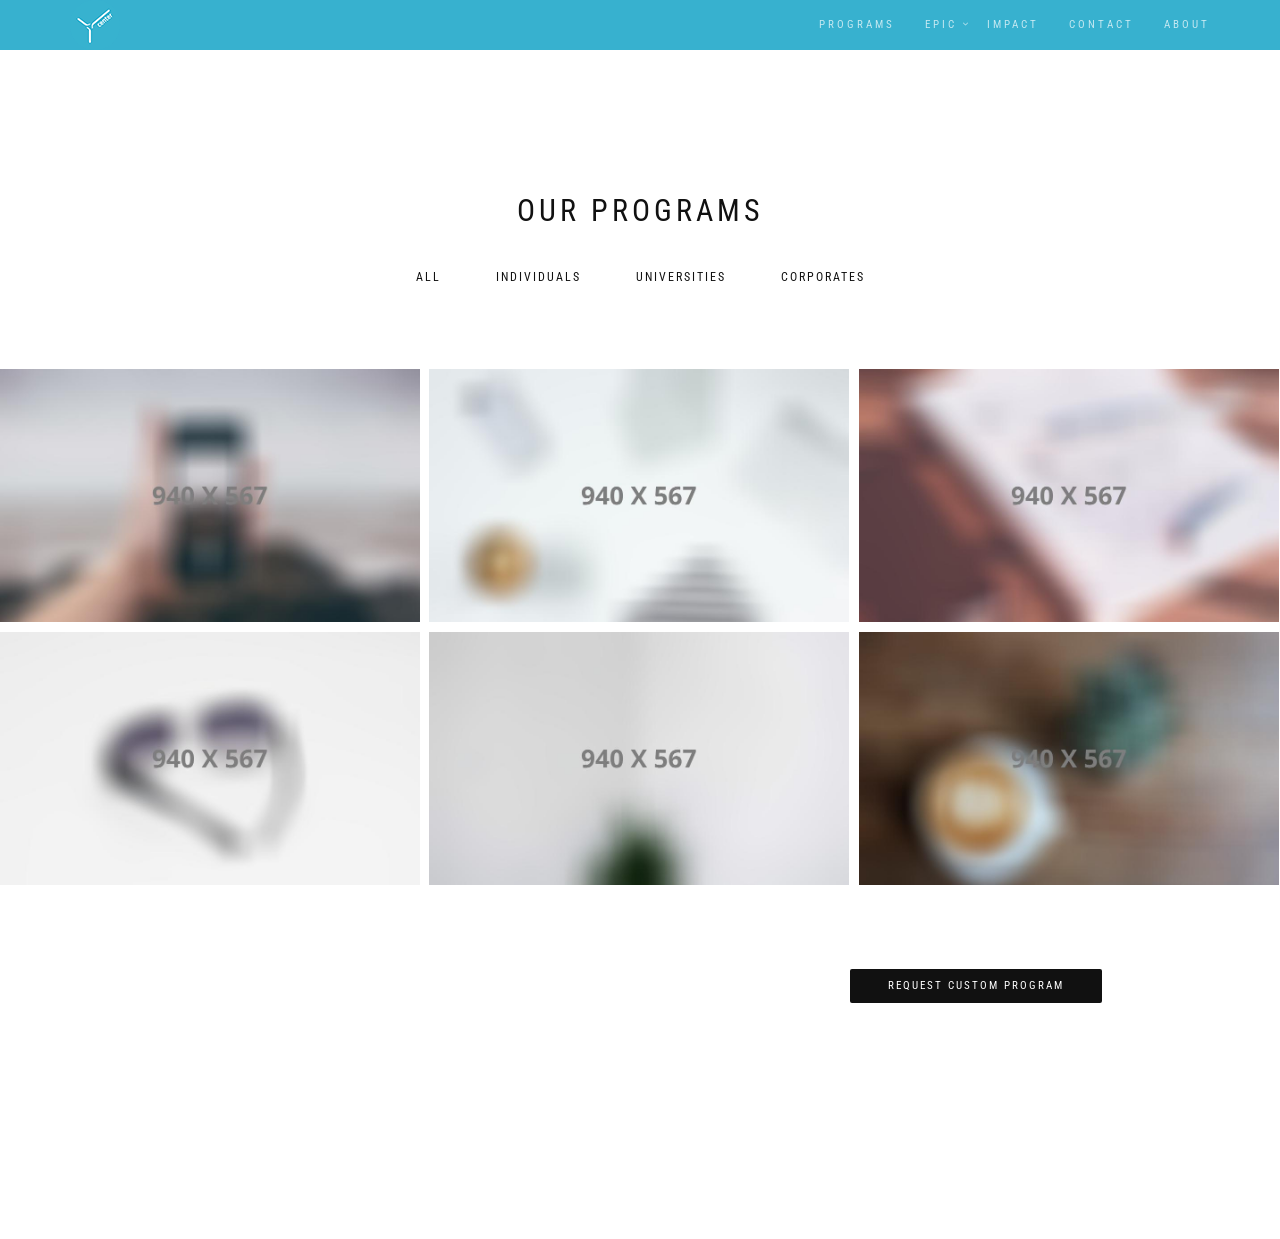
<file: program.html>
<!DOCTYPE html>
<html lang="en-US" dir="ltr">
  <head>
    <meta charset="utf-8">
    <meta http-equiv="X-UA-Compatible" content="IE=edge">
    <meta name="viewport" content="width=device-width, initial-scale=1">
    <!--  
    Document Title
    =============================================
    -->
    <title>Y-center Home</title>
    <!--
    Stylesheets
    =============================================
    
    -->
    <!-- Default stylesheets-->
    <link href="assets/lib/bootstrap/dist/css/bootstrap.min.css" rel="stylesheet">
    <!-- Template specific stylesheets-->
    <link href="https://fonts.googleapis.com/css?family=Roboto+Condensed:400,700" rel="stylesheet">
    <link href="https://fonts.googleapis.com/css?family=Volkhov:400i" rel="stylesheet">
    <link href="https://fonts.googleapis.com/css?family=Open+Sans:300,400,600,700,800" rel="stylesheet">
    <link href="assets/lib/animate.css/animate.css" rel="stylesheet">
    <link href="assets/lib/components-font-awesome/css/font-awesome.min.css" rel="stylesheet"> 
    <link href="assets/lib/flexslider/flexslider.css" rel="stylesheet">
    <link href="assets/css/owl.carousel.css" rel="stylesheet">
    <link href="assets/css/owl.theme.default.min.css" rel="stylesheet">
    <link href="assets/lib/magnific-popup/dist/magnific-popup.css" rel="stylesheet">
        <link href="assets/lib/et-line-font/et-line-font.css" rel="stylesheet">

    <!-- Custom Stylesheet-->
    <link href="assets/css/style.css" rel="stylesheet">
  </head>


  <body data-spy="scroll" data-target=".onpage-navigation" data-offset="60">
    <main>
      <div class="page-loader">
        <div class="loader">Loading...</div>
      </div>

      <!-- Navbar Begins -->
      <nav class="navbar navbar-custom navbar-fixed-top" role="navigation">
        <div class="container">
          <div class="navbar-header">
            <button class="navbar-toggle" type="button" data-toggle="collapse" data-target="#custom-collapse"></button><a href="index.html"><img src ="assets/Ycenter-img/Ycenter-circlelogo-vectorBJWBoost-1.png"></a>
          </div>
            <ul class="nav navbar-nav navbar-right">
              <li><a href="#">Programs</a></li>
              <li class="dropdown"><a class="dropdown-toggle" href="#" data-toggle="dropdown">EPIC</a>
                    <ul class="dropdown-menu">
                      <li><a href="#">EPIC A</a></li>
                      <li><a href="#">EPIC B</a></li>
                      <li><a href="#">EPIC C</a></li>
                      <li><a href="#">EPIC D</a></li>
                    </ul>
                  </li>
                  <li><a href="#">Impact</a></li>
                  <li class="dropdown"><a href="#">Contact</a>
                    <ul class="dropdown-menu">
                      <li><a href="index_mp_fullscreen_text_rotator.html">Feedback</a></li>
                      <li><a href="index_mp_classic_text_rotator.html">Collab</a></li>
                      <li><a href="index_mp_classic_text_rotator.html">Enquiry/Message</a></li>                      
                    </ul>
                  </li>
                  <li><a href="#">About</a></li>
                </ul>                                    
        </div>
      </nav>

<!-- Navbar ends -->
      <div class="main">
        <section class="module"> 
<!--Programs Begins-->        
        <section  id="works">
          <div class="container">
            <div class="row">
              <div class="col-sm-6 col-sm-offset-3">
                <h2 class="module-title font-alt">Our Programs</h2>
                <div class="module-subtitle font-serif"></div>
              </div>
            </div>
          </div>
          <div class="container">
            <div class="row">
              <div class="col-sm-12">
                <ul class="filter font-alt" id="filters">
                  <li><a class="current wow fadeInUp" href="#" data-filter="*">All</a></li>
                  <li><a class="wow fadeInUp" href="#" data-filter=".illustration" data-wow-delay="0.2s">Individuals</a></li>
                  <li><a class="wow fadeInUp" href="#" data-filter=".marketing" data-wow-delay="0.4s">Universities</a></li>
                  <li><a class="wow fadeInUp" href="#" data-filter=".photography" data-wow-delay="0.6s">Corporates</a></li>
                </ul>
              </div>
            </div>
          </div>
          <ul class="works-grid works-grid-gut works-grid-3 works-hover-w" id="works-grid">
            <li class="work-item illustration webdesign"><a href="portfolio-single-1.html">
                <div class="work-image"><img src="assets/images/work-1.jpg" alt="Portfolio Item"/></div>
                <div class="work-caption font-alt">
                  <h3 class="work-title">Corporate Identity</h3>
                  <div class="work-descr">Illustration</div>
                </div></a></li>
            <li class="work-item marketing photography"><a href="portfolio-single-1.html">
                <div class="work-image"><img src="assets/images/work-2.jpg" alt="Portfolio Item"/></div>
                <div class="work-caption font-alt">
                  <h3 class="work-title">Bag MockUp</h3>
                  <div class="work-descr">Marketing</div>
                </div></a></li>
            <li class="work-item illustration photography"><a href="portfolio-single-1.html">
                <div class="work-image"><img src="assets/images/work-3.jpg" alt="Portfolio Item"/></div>
                <div class="work-caption font-alt">
                  <h3 class="work-title">Disk Cover</h3>
                  <div class="work-descr">Illustration</div>
                </div></a></li>
            <li class="work-item marketing photography"><a href="portfolio-single-1.html">
                <div class="work-image"><img src="assets/images/work-4.jpg" alt="Portfolio Item"/></div>
                <div class="work-caption font-alt">
                  <h3 class="work-title">Business Card</h3>
                  <div class="work-descr">Photography</div>
                </div></a></li>
            <li class="work-item illustration webdesign"><a href="portfolio-single-1.html">
                <div class="work-image"><img src="assets/images/work-5.jpg" alt="Portfolio Item"/></div>
                <div class="work-caption font-alt">
                  <h3 class="work-title">Business Card</h3>
                  <div class="work-descr">Webdesign</div>
                </div></a></li>
            <li class="work-item marketing webdesign"><a href="portfolio-single-1.html">
                <div class="work-image"><img src="assets/images/work-6.jpg" alt="Portfolio Item"/></div>
                <div class="work-caption font-alt">
                  <h3 class="work-title">Business Cards in paper clip</h3>
                  <div class="work-descr">Marketing</div>
                </div></a></li>
          </ul>
        </section>
        <section class="module-small">
          <div class="container">
            <div class="row">
              <div class="col-sm-6 col-md-8 col-lg-6 col-lg-offset-2">
                <div class="callout-text font-alt">
                  <h3 class="callout-title">Looking for a Custom Project for your Organization?</h3>
                  <p>We are always open to interesting projects.</p>
                </div>
              </div>
              <div class="col-sm-6 col-md-4 col-lg-2">
                <div class="callout-btn-box"><a class="btn btn-b btn-round" href="#">Request Custom Program</a></div>
              </div>
            </div>
          </div>
        </section>
<!--Program Ends-->        
      
    </main>
    <!--  
    JavaScripts
    =============================================
    -->
    <script src="assets/lib/jquery/dist/jquery.js"></script>
    <script src="assets/lib/bootstrap/dist/js/bootstrap.min.js"></script>
    <script src="assets/lib/wow/dist/wow.js"></script>
    <script src="assets/lib/jquery.mb.ytplayer/dist/jquery.mb.YTPlayer.js"></script>
    <script src="assets/lib/isotope/dist/isotope.pkgd.js"></script>
    <script src="assets/lib/imagesloaded/imagesloaded.pkgd.js"></script>
    <script src="assets/lib/flexslider/jquery.flexslider.js"></script>
    <script src="assets/lib/owl.carousel/dist/owl.carousel.min.js"></script>
    <script src="assets/lib/smoothscroll.js"></script>
    <script src="assets/lib/magnific-popup/dist/jquery.magnific-popup.js"></script>
    <script src="assets/lib/simple-text-rotator/jquery.simple-text-rotator.min.js"></script>
    <script src="assets/js/plugins.js"></script>
    <script src="assets/js/main.js"></script>
  </body>
</html>
</file>
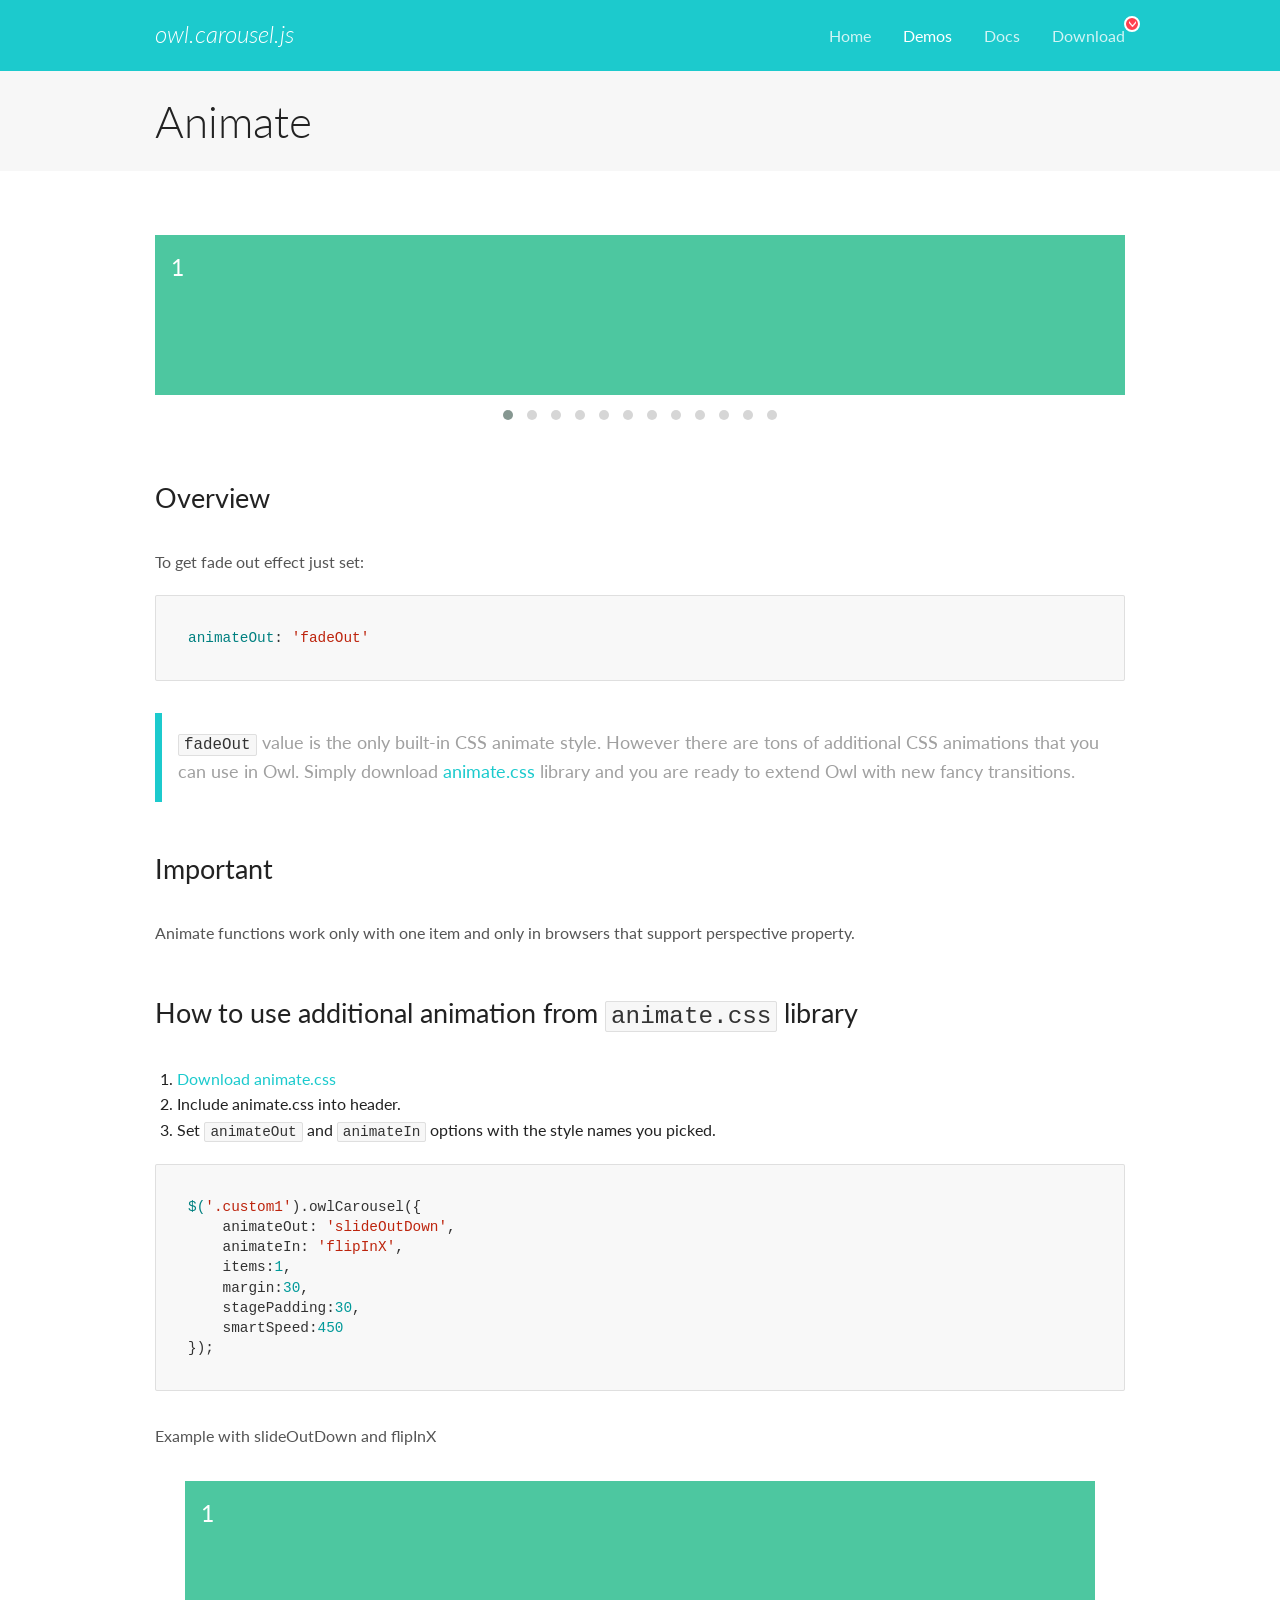
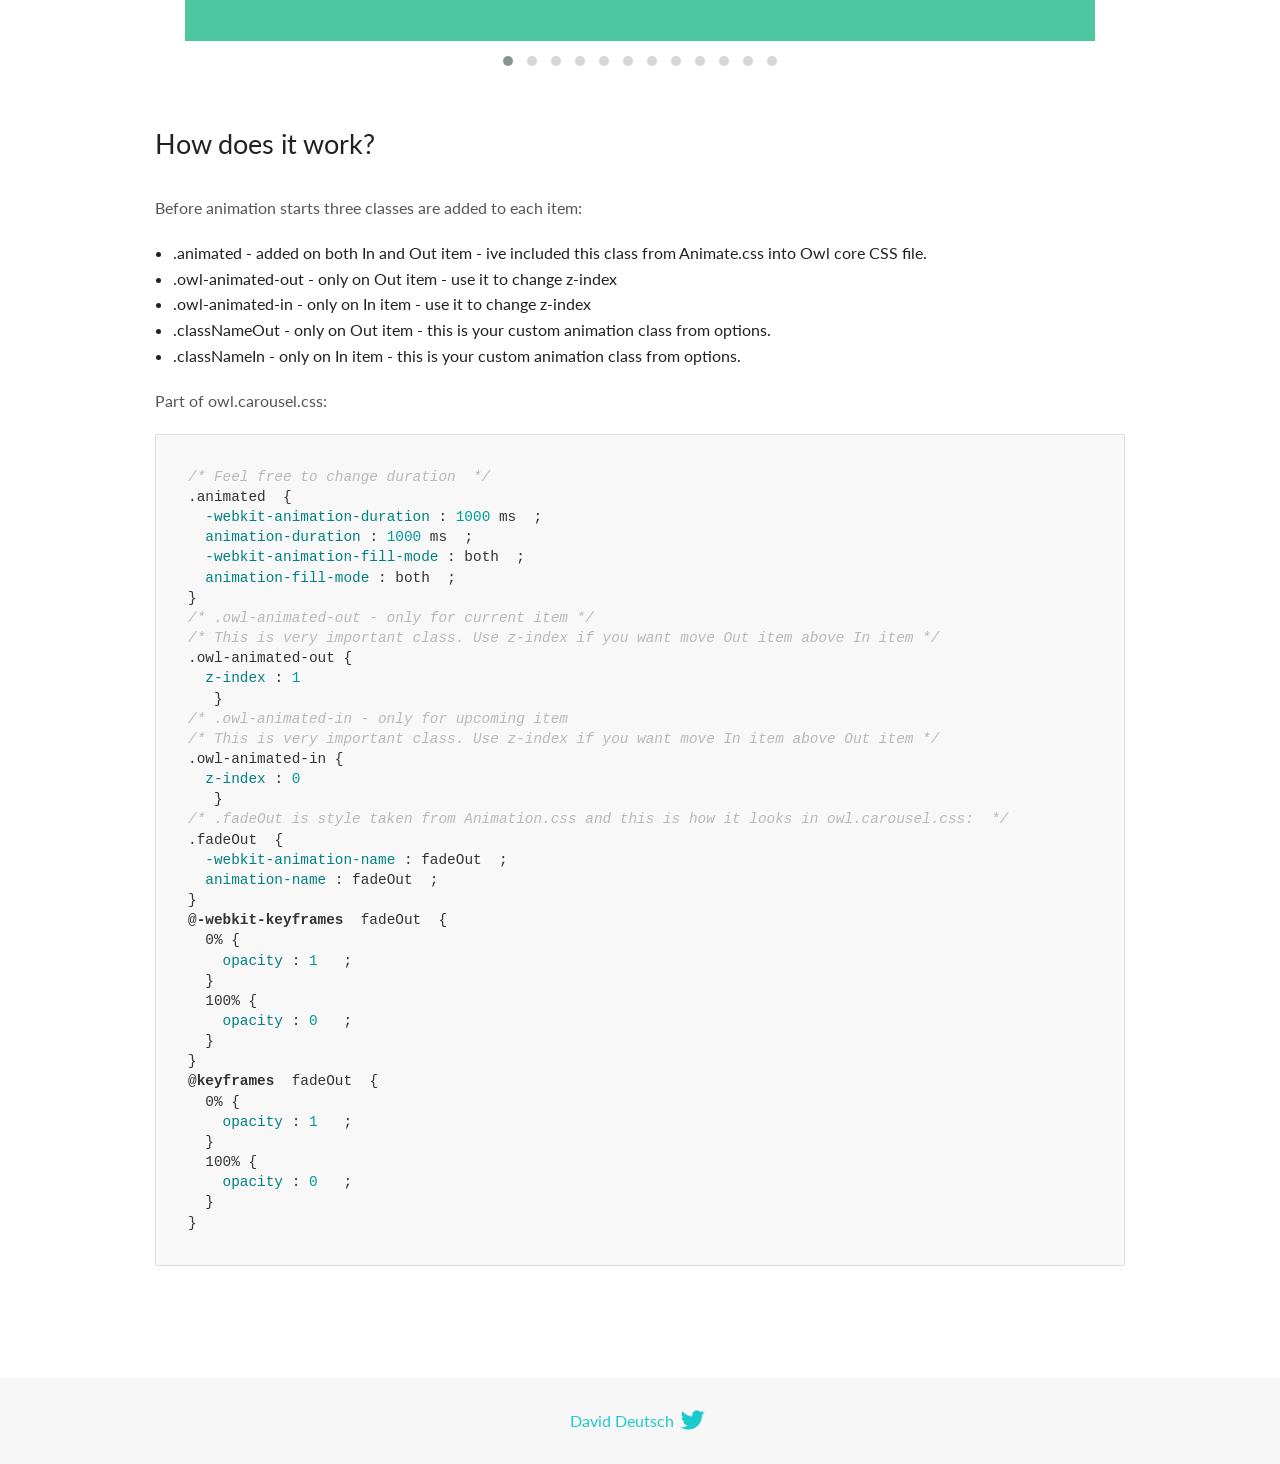
<file: assets/lib/owl.carousel/docs/demos/animate.html>
<!DOCTYPE html>
<html lang="en">
  <head>

    <!-- head -->
    <meta charset="utf-8">
    <meta name="msapplication-tap-highlight" content="no" />
    <meta name="viewport" content="width=device-width, initial-scale=1.0" />
    <meta name="description" content="Animate carousel">
    <meta name="author" content="David Deutsch">
    <title>
      Animate Demo | Owl Carousel | 2.2.1
    </title>

    <!-- Stylesheets -->
    <link href='https://fonts.googleapis.com/css?family=Lato:300,400,700,400italic,300italic' rel='stylesheet' type='text/css'>
    <link rel="stylesheet" href="../assets/css/docs.theme.min.css">

    <!-- Owl Stylesheets -->
    <link rel="stylesheet" href="../assets/owlcarousel/assets/owl.carousel.min.css">
    <link rel="stylesheet" href="../assets/owlcarousel/assets/owl.theme.default.min.css">

    <!-- HTML5 shim and Respond.js IE8 support of HTML5 elements and media queries -->

    <!--[if lt IE 9]>
      <script src="https://oss.maxcdn.com/libs/html5shiv/3.7.0/html5shiv.js"></script>
      <script src="https://oss.maxcdn.com/libs/respond.js/1.3.0/respond.min.js"></script>
    <![endif]-->

    <!-- Favicons -->
    <link rel="apple-touch-icon-precomposed" sizes="144x144" href="../assets/ico/apple-touch-icon-144-precomposed.png">
    <link rel="shortcut icon" href="../assets/ico/favicon.png">
    <link rel="shortcut icon" href="favicon.ico">

    <!-- Yeah i know js should not be in header. Its required for demos.-->

    <!-- javascript -->
    <script src="../assets/vendors/jquery.min.js"></script>
    <script src="../assets/owlcarousel/owl.carousel.js"></script>
  </head>
  <body>

    <!-- header -->
    <header class="header">
      <div class="row">
        <div class="large-12 columns">
          <div class="brand left">
            <h3>
              <a href="/OwlCarousel2/">owl.carousel.js</a> 
            </h3>
          </div>
          <a id="toggle-nav" class="right">
            <span></span> <span></span> <span></span> 
          </a> 
          <div class="nav-bar">
            <ul class="clearfix">
              <li> <a href="/OwlCarousel2/index.html">Home</a>  </li>
              <li class="active">
                <a href="/OwlCarousel2/demos/demos.html">Demos</a> 
              </li>
              <li> <a href="/OwlCarousel2/docs/started-welcome.html">Docs</a>  </li>
              <li>
                <a href="https://github.com/OwlCarousel2/OwlCarousel2/archive/2.2.1.zip">Download</a> 
                <span class="download"></span> 
              </li>
            </ul>
          </div>
        </div>
      </div>
    </header>

    <!-- title -->
    <section class="title">
      <div class="row">
        <div class="large-12 columns">
          <h1>Animate</h1>
        </div>
      </div>
    </section>

    <!--  Demos -->
    <section id="demos">
      <div class="row">
        <div class="large-12 columns">
          <div class="fadeOut owl-carousel owl-theme">
            <div class="item">
              <h4>1</h4>
            </div>
            <div class="item">
              <h4>2</h4>
            </div>
            <div class="item">
              <h4>3</h4>
            </div>
            <div class="item">
              <h4>4</h4>
            </div>
            <div class="item">
              <h4>5</h4>
            </div>
            <div class="item">
              <h4>6</h4>
            </div>
            <div class="item">
              <h4>7</h4>
            </div>
            <div class="item">
              <h4>8</h4>
            </div>
            <div class="item">
              <h4>9</h4>
            </div>
            <div class="item">
              <h4>10</h4>
            </div>
            <div class="item">
              <h4>11</h4>
            </div>
            <div class="item">
              <h4>12</h4>
            </div>
          </div>
          <h3 id="overview">Overview</h3>
          <p>To get fade out effect just set:</p>
          <pre><code>animateOut: &#39;fadeOut&#39;</code></pre>
          <blockquote>
            <p><code>fadeOut</code> value is the only built-in CSS animate style. However there are tons of additional CSS animations that you can use in Owl. Simply download
              <a href="https://daneden.github.io/animate.css/">animate.css</a>  library and you are ready to extend Owl with new fancy transitions.</p>
          </blockquote>
          <h3 id="important">Important</h3>
          <p>Animate functions work only with one item and only in browsers that support perspective property.</p>
          <h3 id="how-to-use-additional-animation-from-animate-css-library">How to use additional animation from <code>animate.css</code> library</h3>
          <ol>
            <li> <a href="https://daneden.github.io/animate.css/">Download animate.css</a>  </li>
            <li>Include animate.css into header.</li>
            <li>Set <code>animateOut</code> and <code>animateIn</code> options with the style names you picked.</li>
          </ol>
          <pre><code>$(&#39;.custom1&#39;).owlCarousel({
    animateOut: &#39;slideOutDown&#39;,
    animateIn: &#39;flipInX&#39;,
    items:1,
    margin:30,
    stagePadding:30,
    smartSpeed:450
});</code></pre>
          <p>Example with slideOutDown and flipInX</p>
          <div class="custom1 owl-carousel owl-theme">
            <div class="item">
              <h4>1</h4>
            </div>
            <div class="item">
              <h4>2</h4>
            </div>
            <div class="item">
              <h4>3</h4>
            </div>
            <div class="item">
              <h4>4</h4>
            </div>
            <div class="item">
              <h4>5</h4>
            </div>
            <div class="item">
              <h4>6</h4>
            </div>
            <div class="item">
              <h4>7</h4>
            </div>
            <div class="item">
              <h4>8</h4>
            </div>
            <div class="item">
              <h4>9</h4>
            </div>
            <div class="item">
              <h4>10</h4>
            </div>
            <div class="item">
              <h4>11</h4>
            </div>
            <div class="item">
              <h4>12</h4>
            </div>
          </div>
          <h3 id="how-does-it-work-">How does it work?</h3>
          <p>Before animation starts three classes are added to each item:</p>
          <ul>
            <li>.animated - added on both In and Out item - ive included this class from Animate.css into Owl core CSS file.</li>
            <li>.owl-animated-out - only on Out item - use it to change z-index</li>
            <li>.owl-animated-in - only on In item - use it to change z-index</li>
            <li>.classNameOut - only on Out item - this is your custom animation class from options.</li>
            <li>.classNameIn - only on In item - this is your custom animation class from options.</li>
          </ul>
          <p>Part of owl.carousel.css:</p>
          <pre><code class="language-css"><span class="comment">/* Feel free to change duration  */</span> 
<span class="class">.animated</span>  <span class="rules">{
  <span class="rule"><span class="attribute">-webkit-animation-duration</span> :<span class="value"> <span class="number">1000</span> ms</span> </span> ;
  <span class="rule"><span class="attribute">animation-duration</span> :<span class="value"> <span class="number">1000</span> ms</span> </span> ;
  <span class="rule"><span class="attribute">-webkit-animation-fill-mode</span> :<span class="value"> both</span> </span> ;
  <span class="rule"><span class="attribute">animation-fill-mode</span> :<span class="value"> both</span> </span> ;
<span class="rule">}</span> </span> 
<span class="comment">/* .owl-animated-out - only for current item */</span> 
<span class="comment">/* This is very important class. Use z-index if you want move Out item above In item */</span> 
<span class="class">.owl-animated-out</span> <span class="rules">{
  <span class="rule"><span class="attribute">z-index</span> :<span class="value"> <span class="number">1</span> 
</span> </span> </span> }
<span class="comment">/* .owl-animated-in - only for upcoming item
/* This is very important class. Use z-index if you want move In item above Out item */</span> 
<span class="class">.owl-animated-in</span> <span class="rules">{
  <span class="rule"><span class="attribute">z-index</span> :<span class="value"> <span class="number">0</span> 
</span> </span> </span> }
<span class="comment">/* .fadeOut is style taken from Animation.css and this is how it looks in owl.carousel.css:  */</span> 
<span class="class">.fadeOut</span>  <span class="rules">{
  <span class="rule"><span class="attribute">-webkit-animation-name</span> :<span class="value"> fadeOut</span> </span> ;
  <span class="rule"><span class="attribute">animation-name</span> :<span class="value"> fadeOut</span> </span> ;
<span class="rule">}</span> </span> 
<span class="at_rule">@<span class="keyword">-webkit-keyframes</span>  fadeOut </span> {
  0% <span class="rules">{
    <span class="rule"><span class="attribute">opacity</span> :<span class="value"> <span class="number">1</span> </span> </span> ;
  <span class="rule">}</span> </span> 
  100% <span class="rules">{
    <span class="rule"><span class="attribute">opacity</span> :<span class="value"> <span class="number">0</span> </span> </span> ;
  <span class="rule">}</span> </span> 
}
<span class="at_rule">@<span class="keyword">keyframes</span>  fadeOut </span> {
  0% <span class="rules">{
    <span class="rule"><span class="attribute">opacity</span> :<span class="value"> <span class="number">1</span> </span> </span> ;
  <span class="rule">}</span> </span> 
  100% <span class="rules">{
    <span class="rule"><span class="attribute">opacity</span> :<span class="value"> <span class="number">0</span> </span> </span> ;
  <span class="rule">}</span> </span> 
}</code></pre>
          <link rel="stylesheet" href="../assets/css/animate.css">
          <script>
            jQuery(document).ready(function($) {
              $('.fadeOut').owlCarousel({
                items: 1,
                animateOut: 'fadeOut',
                loop: true,
                margin: 10,
              });
              $('.custom1').owlCarousel({
                animateOut: 'slideOutDown',
                animateIn: 'flipInX',
                items: 1,
                margin: 30,
                stagePadding: 30,
                smartSpeed: 450
              });
            });
          </script>
        </div>
      </div>
    </section>

    <!-- footer -->
    <footer class="footer">
      <div class="row">
        <div class="large-12 columns">
          <h5>
            <a href="/OwlCarousel2/docs/support-contact.html">David Deutsch</a> 
            <a id="custom-tweet-button" href="https://twitter.com/share?url=https://github.com/OwlCarousel2/OwlCarousel2&text=Owl Carousel - This is so awesome! " target="_blank"></a> 
          </h5>
        </div>
      </div>
    </footer>

    <!-- vendors -->
    <script src="../assets/vendors/highlight.js"></script>
    <script src="../assets/js/app.js"></script>
  </body>
</html>
</file>
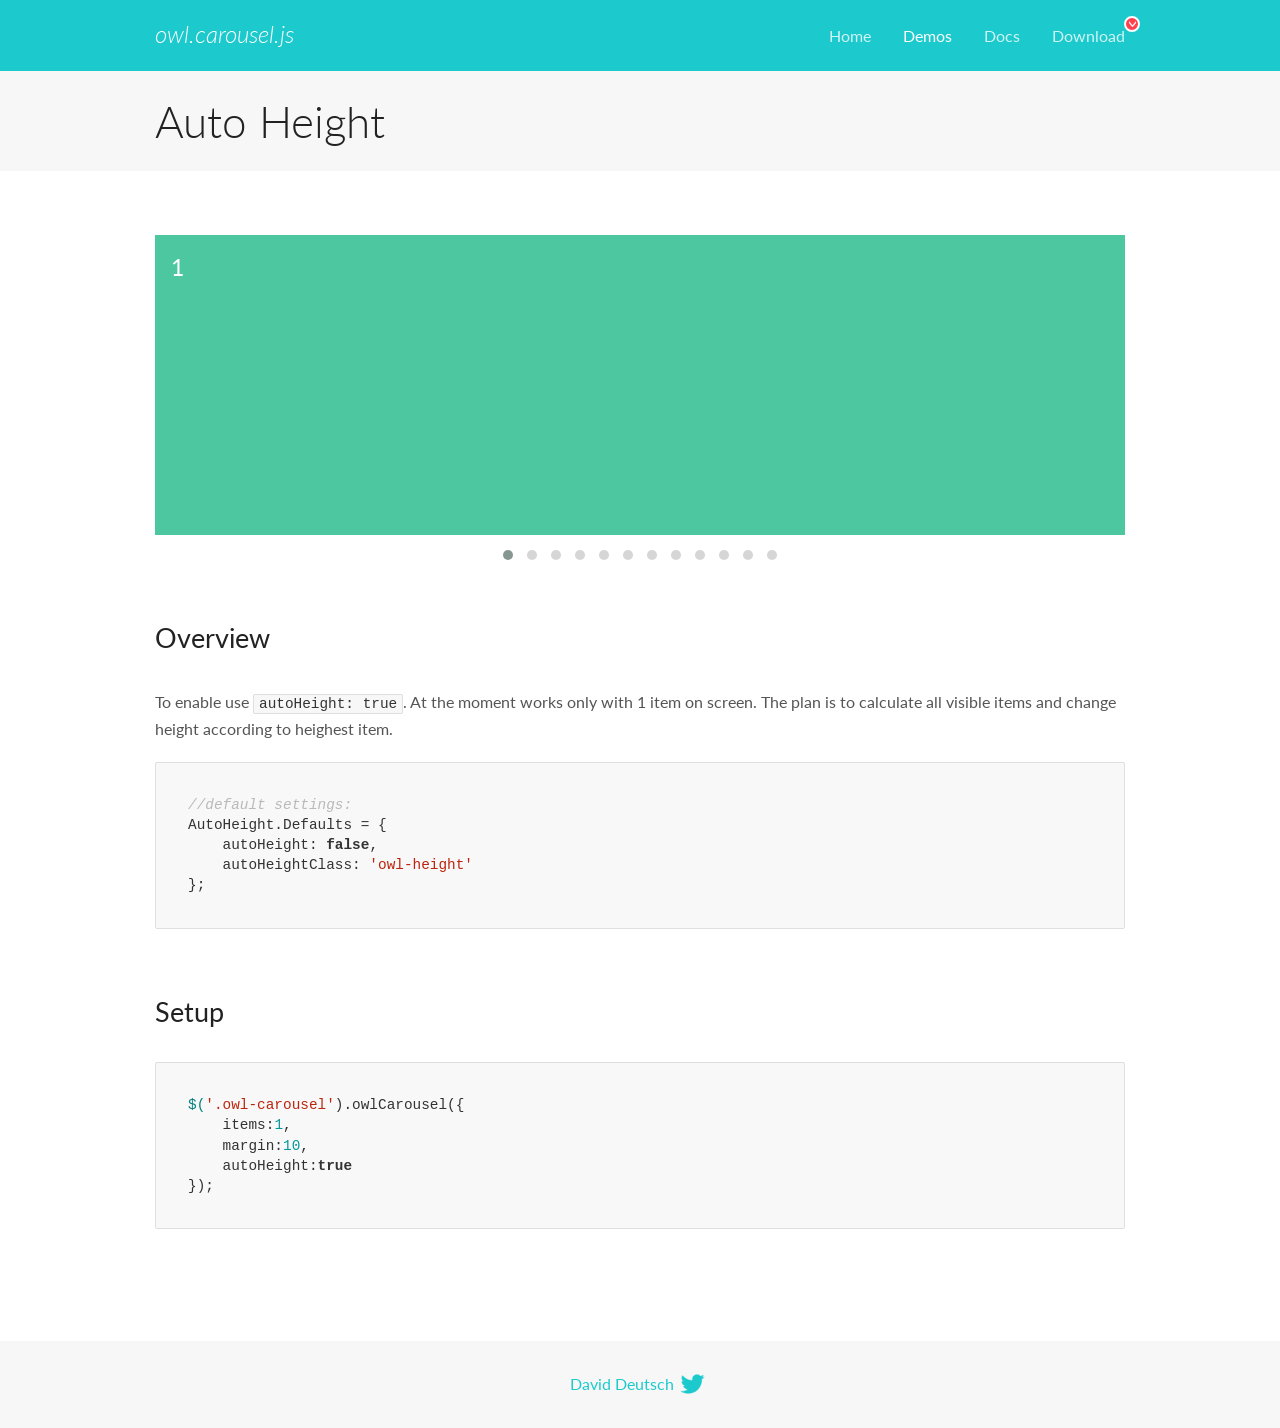
<file: assets/lib/owl.carousel/docs/demos/autoheight.html>
<!DOCTYPE html>
<html lang="en">
  <head>

    <!-- head -->
    <meta charset="utf-8">
    <meta name="msapplication-tap-highlight" content="no" />
    <meta name="viewport" content="width=device-width, initial-scale=1.0" />
    <meta name="description" content="autoHeight usage demo">
    <meta name="author" content="David Deutsch">
    <title>
      Auto Height Demo | Owl Carousel | 2.2.1
    </title>

    <!-- Stylesheets -->
    <link href='https://fonts.googleapis.com/css?family=Lato:300,400,700,400italic,300italic' rel='stylesheet' type='text/css'>
    <link rel="stylesheet" href="../assets/css/docs.theme.min.css">

    <!-- Owl Stylesheets -->
    <link rel="stylesheet" href="../assets/owlcarousel/assets/owl.carousel.min.css">
    <link rel="stylesheet" href="../assets/owlcarousel/assets/owl.theme.default.min.css">

    <!-- HTML5 shim and Respond.js IE8 support of HTML5 elements and media queries -->

    <!--[if lt IE 9]>
      <script src="https://oss.maxcdn.com/libs/html5shiv/3.7.0/html5shiv.js"></script>
      <script src="https://oss.maxcdn.com/libs/respond.js/1.3.0/respond.min.js"></script>
    <![endif]-->

    <!-- Favicons -->
    <link rel="apple-touch-icon-precomposed" sizes="144x144" href="../assets/ico/apple-touch-icon-144-precomposed.png">
    <link rel="shortcut icon" href="../assets/ico/favicon.png">
    <link rel="shortcut icon" href="favicon.ico">

    <!-- Yeah i know js should not be in header. Its required for demos.-->

    <!-- javascript -->
    <script src="../assets/vendors/jquery.min.js"></script>
    <script src="../assets/owlcarousel/owl.carousel.js"></script>
  </head>
  <body>

    <!-- header -->
    <header class="header">
      <div class="row">
        <div class="large-12 columns">
          <div class="brand left">
            <h3>
              <a href="/OwlCarousel2/">owl.carousel.js</a> 
            </h3>
          </div>
          <a id="toggle-nav" class="right">
            <span></span> <span></span> <span></span> 
          </a> 
          <div class="nav-bar">
            <ul class="clearfix">
              <li> <a href="/OwlCarousel2/index.html">Home</a>  </li>
              <li class="active">
                <a href="/OwlCarousel2/demos/demos.html">Demos</a> 
              </li>
              <li> <a href="/OwlCarousel2/docs/started-welcome.html">Docs</a>  </li>
              <li>
                <a href="https://github.com/OwlCarousel2/OwlCarousel2/archive/2.2.1.zip">Download</a> 
                <span class="download"></span> 
              </li>
            </ul>
          </div>
        </div>
      </div>
    </header>

    <!-- title -->
    <section class="title">
      <div class="row">
        <div class="large-12 columns">
          <h1>Auto Height</h1>
        </div>
      </div>
    </section>

    <!--  Demos -->
    <section id="demos">
      <div class="row">
        <div class="large-12 columns">
          <div class="owl-carousel owl-theme">
            <div class="item" style="height:300px">
              <h4>1</h4>
            </div>
            <div class="item" style="height:100px">
              <h4>2</h4>
            </div>
            <div class="item" style="height:500px">
              <h4>3</h4>
            </div>
            <div class="item" style="height:250px">
              <h4>4</h4>
            </div>
            <div class="item" style="height:400px">
              <h4>5</h4>
            </div>
            <div class="item" style="height:500px">
              <h4>6</h4>
            </div>
            <div class="item" style="height:600px">
              <h4>7</h4>
            </div>
            <div class="item" style="height:400px">
              <h4>8</h4>
            </div>
            <div class="item" style="height:300px">
              <h4>9</h4>
            </div>
            <div class="item" style="height:350px">
              <h4>10</h4>
            </div>
            <div class="item" style="height:200px">
              <h4>11</h4>
            </div>
            <div class="item" style="height:150px">
              <h4>12</h4>
            </div>
          </div>
          <h3 id="overview">Overview</h3>
          <p>To enable use <code>autoHeight: true</code>. At the moment works only with 1 item on screen. The plan is to calculate all visible items and change height according to heighest item.</p>
          <pre><code>//default settings:
AutoHeight.Defaults = {
    autoHeight: false,
    autoHeightClass: &#39;owl-height&#39;
};</code></pre>
          <h3 id="setup">Setup</h3>
          <pre><code>$(&#39;.owl-carousel&#39;).owlCarousel({
    items:1,
    margin:10,
    autoHeight:true
});</code></pre>
          <script>
            $(document).ready(function() {
              $('.owl-carousel').owlCarousel({
                items: 1,
                margin: 10,
                autoHeight: true
              });
            })
          </script>
        </div>
      </div>
    </section>

    <!-- footer -->
    <footer class="footer">
      <div class="row">
        <div class="large-12 columns">
          <h5>
            <a href="/OwlCarousel2/docs/support-contact.html">David Deutsch</a> 
            <a id="custom-tweet-button" href="https://twitter.com/share?url=https://github.com/OwlCarousel2/OwlCarousel2&text=Owl Carousel - This is so awesome! " target="_blank"></a> 
          </h5>
        </div>
      </div>
    </footer>

    <!-- vendors -->
    <script src="../assets/vendors/highlight.js"></script>
    <script src="../assets/js/app.js"></script>
  </body>
</html>
</file>
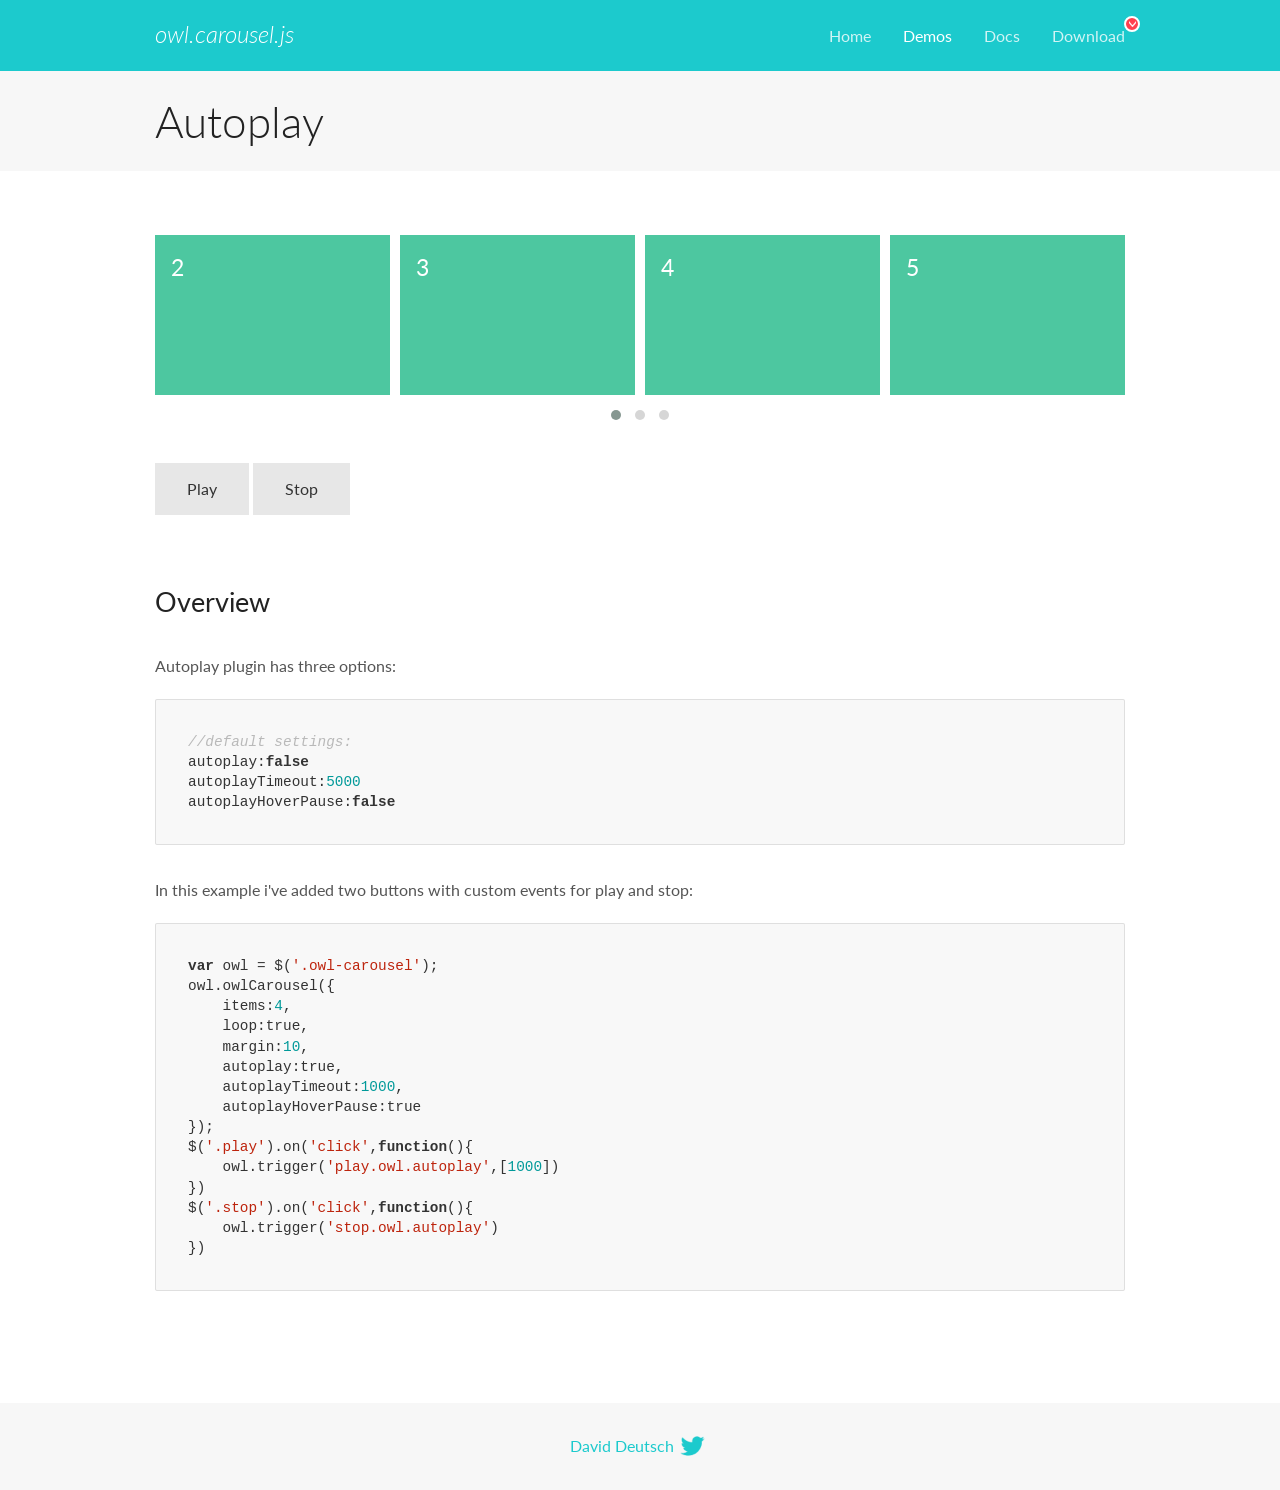
<file: assets/lib/owl.carousel/docs/demos/autoplay.html>
<!DOCTYPE html>
<html lang="en">
  <head>

    <!-- head -->
    <meta charset="utf-8">
    <meta name="msapplication-tap-highlight" content="no" />
    <meta name="viewport" content="width=device-width, initial-scale=1.0" />
    <meta name="description" content="Autoplay usage demo">
    <meta name="author" content="David Deutsch">
    <title>
      Autoplay Demo | Owl Carousel | 2.2.1
    </title>

    <!-- Stylesheets -->
    <link href='https://fonts.googleapis.com/css?family=Lato:300,400,700,400italic,300italic' rel='stylesheet' type='text/css'>
    <link rel="stylesheet" href="../assets/css/docs.theme.min.css">

    <!-- Owl Stylesheets -->
    <link rel="stylesheet" href="../assets/owlcarousel/assets/owl.carousel.min.css">
    <link rel="stylesheet" href="../assets/owlcarousel/assets/owl.theme.default.min.css">

    <!-- HTML5 shim and Respond.js IE8 support of HTML5 elements and media queries -->

    <!--[if lt IE 9]>
      <script src="https://oss.maxcdn.com/libs/html5shiv/3.7.0/html5shiv.js"></script>
      <script src="https://oss.maxcdn.com/libs/respond.js/1.3.0/respond.min.js"></script>
    <![endif]-->

    <!-- Favicons -->
    <link rel="apple-touch-icon-precomposed" sizes="144x144" href="../assets/ico/apple-touch-icon-144-precomposed.png">
    <link rel="shortcut icon" href="../assets/ico/favicon.png">
    <link rel="shortcut icon" href="favicon.ico">

    <!-- Yeah i know js should not be in header. Its required for demos.-->

    <!-- javascript -->
    <script src="../assets/vendors/jquery.min.js"></script>
    <script src="../assets/owlcarousel/owl.carousel.js"></script>
  </head>
  <body>

    <!-- header -->
    <header class="header">
      <div class="row">
        <div class="large-12 columns">
          <div class="brand left">
            <h3>
              <a href="/OwlCarousel2/">owl.carousel.js</a> 
            </h3>
          </div>
          <a id="toggle-nav" class="right">
            <span></span> <span></span> <span></span> 
          </a> 
          <div class="nav-bar">
            <ul class="clearfix">
              <li> <a href="/OwlCarousel2/index.html">Home</a>  </li>
              <li class="active">
                <a href="/OwlCarousel2/demos/demos.html">Demos</a> 
              </li>
              <li> <a href="/OwlCarousel2/docs/started-welcome.html">Docs</a>  </li>
              <li>
                <a href="https://github.com/OwlCarousel2/OwlCarousel2/archive/2.2.1.zip">Download</a> 
                <span class="download"></span> 
              </li>
            </ul>
          </div>
        </div>
      </div>
    </header>

    <!-- title -->
    <section class="title">
      <div class="row">
        <div class="large-12 columns">
          <h1>Autoplay</h1>
        </div>
      </div>
    </section>

    <!--  Demos -->
    <section id="demos">
      <div class="row">
        <div class="large-12 columns">
          <div class="owl-carousel owl-theme">
            <div class="item">
              <h4>1</h4>
            </div>
            <div class="item">
              <h4>2</h4>
            </div>
            <div class="item">
              <h4>3</h4>
            </div>
            <div class="item">
              <h4>4</h4>
            </div>
            <div class="item">
              <h4>5</h4>
            </div>
            <div class="item">
              <h4>6</h4>
            </div>
            <div class="item">
              <h4>7</h4>
            </div>
            <div class="item">
              <h4>8</h4>
            </div>
            <div class="item">
              <h4>9</h4>
            </div>
            <div class="item">
              <h4>10</h4>
            </div>
            <div class="item">
              <h4>11</h4>
            </div>
            <div class="item">
              <h4>12</h4>
            </div>
          </div>
          <a class="button secondary play">Play</a> 
          <a class="button secondary stop">Stop</a> 
          <h3 id="overview">Overview</h3>
          <p>Autoplay plugin has three options:</p>
          <pre><code>//default settings:
autoplay:false
autoplayTimeout:5000
autoplayHoverPause:false</code></pre>
          <p>In this example i&#39;ve added two buttons with custom events for play and stop:</p>
          <pre><code>var owl = $(&#39;.owl-carousel&#39;);
owl.owlCarousel({
    items:4,
    loop:true,
    margin:10,
    autoplay:true,
    autoplayTimeout:1000,
    autoplayHoverPause:true
});
$(&#39;.play&#39;).on(&#39;click&#39;,function(){
    owl.trigger(&#39;play.owl.autoplay&#39;,[1000])
})
$(&#39;.stop&#39;).on(&#39;click&#39;,function(){
    owl.trigger(&#39;stop.owl.autoplay&#39;)
})</code></pre>
          <script>
            $(document).ready(function() {
              var owl = $('.owl-carousel');
              owl.owlCarousel({
                items: 4,
                loop: true,
                margin: 10,
                autoplay: true,
                autoplayTimeout: 1000,
                autoplayHoverPause: true
              });
              $('.play').on('click', function() {
                owl.trigger('play.owl.autoplay', [1000])
              })
              $('.stop').on('click', function() {
                owl.trigger('stop.owl.autoplay')
              })
            })
          </script>
        </div>
      </div>
    </section>

    <!-- footer -->
    <footer class="footer">
      <div class="row">
        <div class="large-12 columns">
          <h5>
            <a href="/OwlCarousel2/docs/support-contact.html">David Deutsch</a> 
            <a id="custom-tweet-button" href="https://twitter.com/share?url=https://github.com/OwlCarousel2/OwlCarousel2&text=Owl Carousel - This is so awesome! " target="_blank"></a> 
          </h5>
        </div>
      </div>
    </footer>

    <!-- vendors -->
    <script src="../assets/vendors/highlight.js"></script>
    <script src="../assets/js/app.js"></script>
  </body>
</html>
</file>
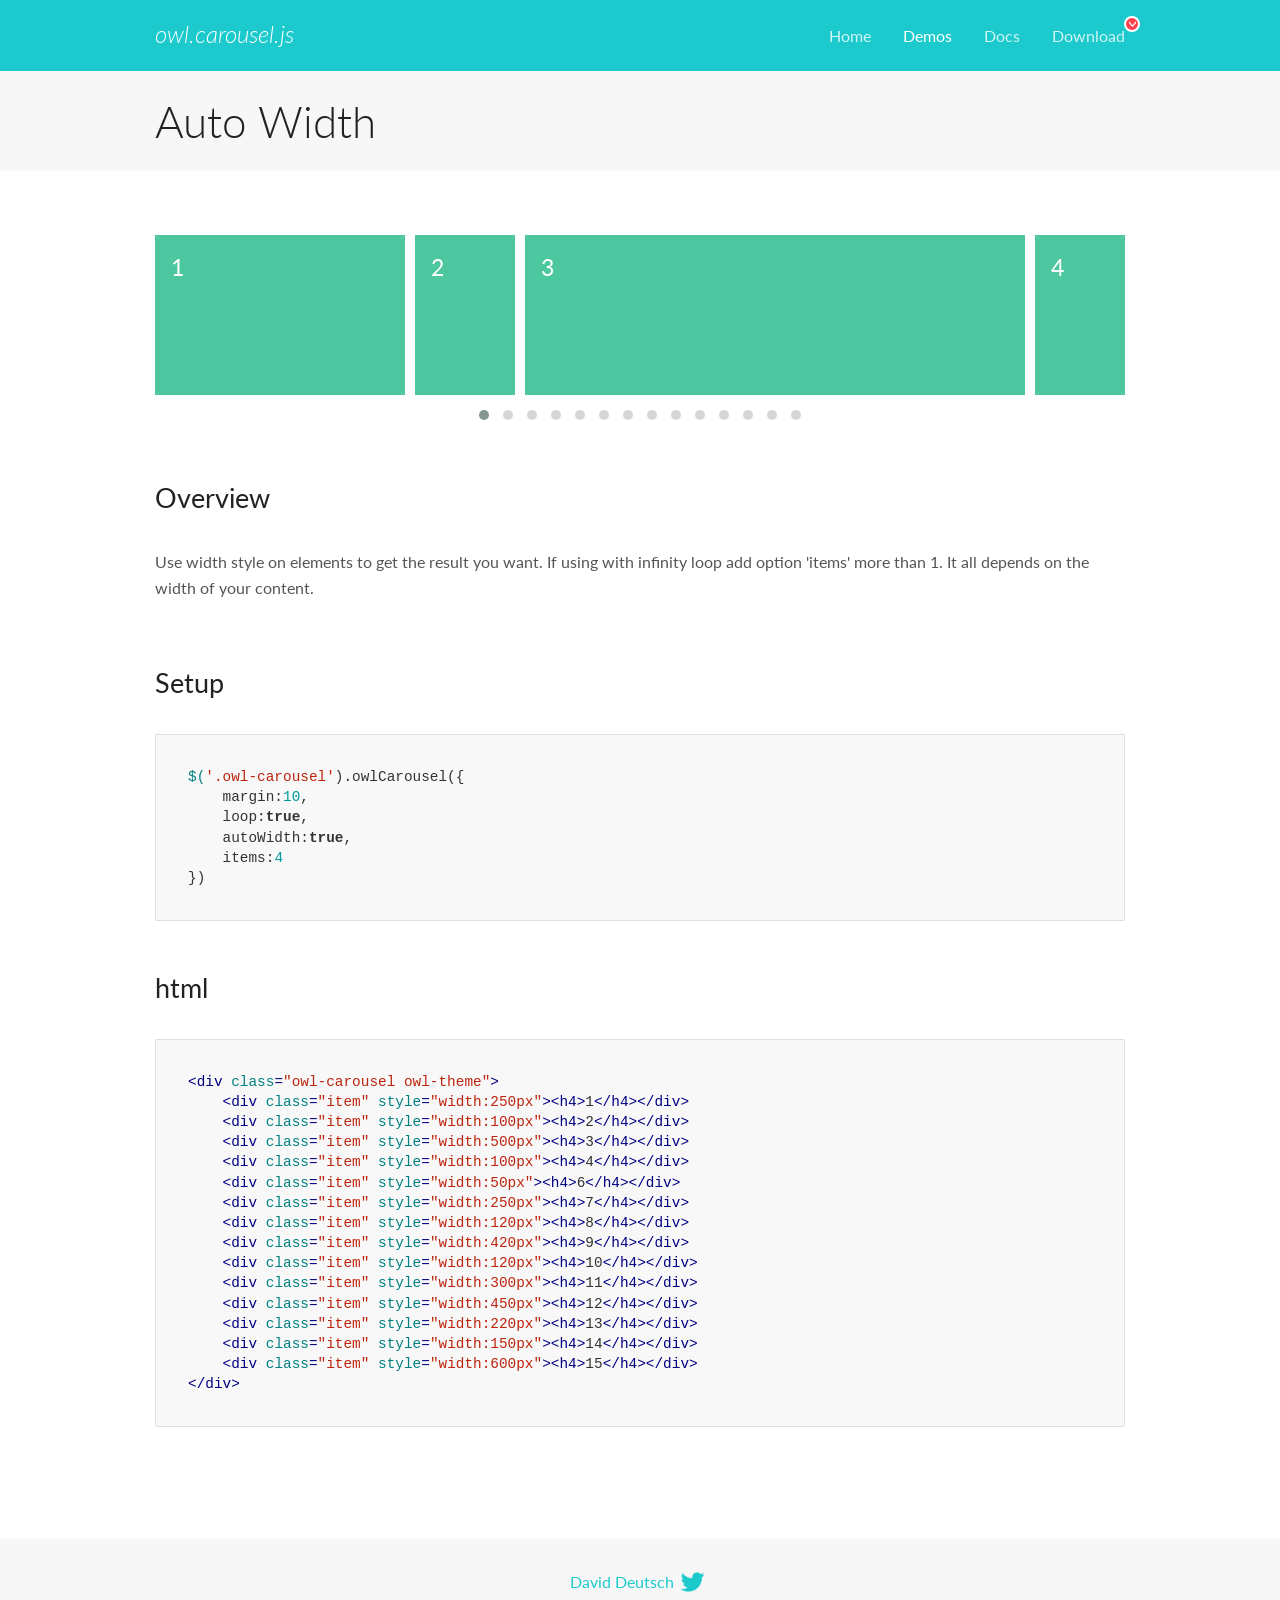
<file: assets/lib/owl.carousel/docs/demos/autowidth.html>
<!DOCTYPE html>
<html lang="en">
  <head>

    <!-- head -->
    <meta charset="utf-8">
    <meta name="msapplication-tap-highlight" content="no" />
    <meta name="viewport" content="width=device-width, initial-scale=1.0" />
    <meta name="description" content="Auto Width">
    <meta name="author" content="David Deutsch">
    <title>
      Auto Width Demo | Owl Carousel | 2.2.1
    </title>

    <!-- Stylesheets -->
    <link href='https://fonts.googleapis.com/css?family=Lato:300,400,700,400italic,300italic' rel='stylesheet' type='text/css'>
    <link rel="stylesheet" href="../assets/css/docs.theme.min.css">

    <!-- Owl Stylesheets -->
    <link rel="stylesheet" href="../assets/owlcarousel/assets/owl.carousel.min.css">
    <link rel="stylesheet" href="../assets/owlcarousel/assets/owl.theme.default.min.css">

    <!-- HTML5 shim and Respond.js IE8 support of HTML5 elements and media queries -->

    <!--[if lt IE 9]>
      <script src="https://oss.maxcdn.com/libs/html5shiv/3.7.0/html5shiv.js"></script>
      <script src="https://oss.maxcdn.com/libs/respond.js/1.3.0/respond.min.js"></script>
    <![endif]-->

    <!-- Favicons -->
    <link rel="apple-touch-icon-precomposed" sizes="144x144" href="../assets/ico/apple-touch-icon-144-precomposed.png">
    <link rel="shortcut icon" href="../assets/ico/favicon.png">
    <link rel="shortcut icon" href="favicon.ico">

    <!-- Yeah i know js should not be in header. Its required for demos.-->

    <!-- javascript -->
    <script src="../assets/vendors/jquery.min.js"></script>
    <script src="../assets/owlcarousel/owl.carousel.js"></script>
  </head>
  <body>

    <!-- header -->
    <header class="header">
      <div class="row">
        <div class="large-12 columns">
          <div class="brand left">
            <h3>
              <a href="/OwlCarousel2/">owl.carousel.js</a> 
            </h3>
          </div>
          <a id="toggle-nav" class="right">
            <span></span> <span></span> <span></span> 
          </a> 
          <div class="nav-bar">
            <ul class="clearfix">
              <li> <a href="/OwlCarousel2/index.html">Home</a>  </li>
              <li class="active">
                <a href="/OwlCarousel2/demos/demos.html">Demos</a> 
              </li>
              <li> <a href="/OwlCarousel2/docs/started-welcome.html">Docs</a>  </li>
              <li>
                <a href="https://github.com/OwlCarousel2/OwlCarousel2/archive/2.2.1.zip">Download</a> 
                <span class="download"></span> 
              </li>
            </ul>
          </div>
        </div>
      </div>
    </header>

    <!-- title -->
    <section class="title">
      <div class="row">
        <div class="large-12 columns">
          <h1>Auto Width</h1>
        </div>
      </div>
    </section>

    <!--  Demos -->
    <section id="demos">
      <div class="row">
        <div class="large-12 columns">
          <div class="owl-carousel owl-theme">
            <div class="item" style="width:250px">
              <h4>1</h4>
            </div>
            <div class="item" style="width:100px">
              <h4>2</h4>
            </div>
            <div class="item" style="width:500px">
              <h4>3</h4>
            </div>
            <div class="item" style="width:100px">
              <h4>4</h4>
            </div>
            <div class="item" style="width:50px">
              <h4>6</h4>
            </div>
            <div class="item" style="width:250px">
              <h4>7</h4>
            </div>
            <div class="item" style="width:120px">
              <h4>8</h4>
            </div>
            <div class="item" style="width:420px">
              <h4>9</h4>
            </div>
            <div class="item" style="width:120px">
              <h4>10</h4>
            </div>
            <div class="item" style="width:300px">
              <h4>11</h4>
            </div>
            <div class="item" style="width:450px">
              <h4>12</h4>
            </div>
            <div class="item" style="width:220px">
              <h4>13</h4>
            </div>
            <div class="item" style="width:150px">
              <h4>14</h4>
            </div>
            <div class="item" style="width:600px">
              <h4>15</h4>
            </div>
          </div>
          <h3 id="overview">Overview</h3>
          <p>Use width style on elements to get the result you want. If using with infinity loop add option &#39;items&#39; more than 1. It all depends on the width of your content.</p>
          <h3 id="setup">Setup</h3>
          <pre><code>$(&#39;.owl-carousel&#39;).owlCarousel({
    margin:10,
    loop:true,
    autoWidth:true,
    items:4
})</code></pre>
          <h3 id="html">html</h3>
          <pre><code>&lt;div class=&quot;owl-carousel owl-theme&quot;&gt;
    &lt;div class=&quot;item&quot; style=&quot;width:250px&quot;&gt;&lt;h4&gt;1&lt;/h4&gt;&lt;/div&gt;
    &lt;div class=&quot;item&quot; style=&quot;width:100px&quot;&gt;&lt;h4&gt;2&lt;/h4&gt;&lt;/div&gt;
    &lt;div class=&quot;item&quot; style=&quot;width:500px&quot;&gt;&lt;h4&gt;3&lt;/h4&gt;&lt;/div&gt;
    &lt;div class=&quot;item&quot; style=&quot;width:100px&quot;&gt;&lt;h4&gt;4&lt;/h4&gt;&lt;/div&gt;
    &lt;div class=&quot;item&quot; style=&quot;width:50px&quot;&gt;&lt;h4&gt;6&lt;/h4&gt;&lt;/div&gt;
    &lt;div class=&quot;item&quot; style=&quot;width:250px&quot;&gt;&lt;h4&gt;7&lt;/h4&gt;&lt;/div&gt;
    &lt;div class=&quot;item&quot; style=&quot;width:120px&quot;&gt;&lt;h4&gt;8&lt;/h4&gt;&lt;/div&gt;
    &lt;div class=&quot;item&quot; style=&quot;width:420px&quot;&gt;&lt;h4&gt;9&lt;/h4&gt;&lt;/div&gt;
    &lt;div class=&quot;item&quot; style=&quot;width:120px&quot;&gt;&lt;h4&gt;10&lt;/h4&gt;&lt;/div&gt;
    &lt;div class=&quot;item&quot; style=&quot;width:300px&quot;&gt;&lt;h4&gt;11&lt;/h4&gt;&lt;/div&gt;
    &lt;div class=&quot;item&quot; style=&quot;width:450px&quot;&gt;&lt;h4&gt;12&lt;/h4&gt;&lt;/div&gt;
    &lt;div class=&quot;item&quot; style=&quot;width:220px&quot;&gt;&lt;h4&gt;13&lt;/h4&gt;&lt;/div&gt;
    &lt;div class=&quot;item&quot; style=&quot;width:150px&quot;&gt;&lt;h4&gt;14&lt;/h4&gt;&lt;/div&gt;
    &lt;div class=&quot;item&quot; style=&quot;width:600px&quot;&gt;&lt;h4&gt;15&lt;/h4&gt;&lt;/div&gt;
&lt;/div&gt;</code></pre>
          <script>
            $(document).ready(function() {
              $('.owl-carousel').owlCarousel({
                margin: 10,
                loop: true,
                autoWidth: true,
                items: 4
              })
            })
          </script>
        </div>
      </div>
    </section>

    <!-- footer -->
    <footer class="footer">
      <div class="row">
        <div class="large-12 columns">
          <h5>
            <a href="/OwlCarousel2/docs/support-contact.html">David Deutsch</a> 
            <a id="custom-tweet-button" href="https://twitter.com/share?url=https://github.com/OwlCarousel2/OwlCarousel2&text=Owl Carousel - This is so awesome! " target="_blank"></a> 
          </h5>
        </div>
      </div>
    </footer>

    <!-- vendors -->
    <script src="../assets/vendors/highlight.js"></script>
    <script src="../assets/js/app.js"></script>
  </body>
</html>
</file>
<file: assets/lib/et-line-font/et-line-font.css>
@font-face {
	font-family: 'et-line';
	src:url('fonts/et-line.eot');
	src:url('fonts/et-line.eot?#iefix') format('embedded-opentype'),
		url('fonts/et-line.woff') format('woff'),
		url('fonts/et-line.ttf') format('truetype'),
		url('fonts/et-line.svg#et-line') format('svg');
	font-weight: normal;
	font-style: normal;
}

/* Use the following CSS code if you want to use data attributes for inserting your icons */
[data-icon]:before {
	font-family: 'et-line';
	content: attr(data-icon);
	speak: none;
	font-weight: normal;
	font-variant: normal;
	text-transform: none;
	line-height: 1;
	-webkit-font-smoothing: antialiased;
	-moz-osx-font-smoothing: grayscale;
	display:inline-block;
}

/* Use the following CSS code if you want to have a class per icon */
/*
Instead of a list of all class selectors,
you can use the generic selector below, but it's slower:
[class*="icon-"] {
*/
.icon-mobile, .icon-laptop, .icon-desktop, .icon-tablet, .icon-phone, .icon-document, .icon-documents, .icon-search, .icon-clipboard, .icon-newspaper, .icon-notebook, .icon-book-open, .icon-browser, .icon-calendar, .icon-presentation, .icon-picture, .icon-pictures, .icon-video, .icon-camera, .icon-printer, .icon-toolbox, .icon-briefcase, .icon-wallet, .icon-gift, .icon-bargraph, .icon-grid, .icon-expand, .icon-focus, .icon-edit, .icon-adjustments, .icon-ribbon, .icon-hourglass, .icon-lock, .icon-megaphone, .icon-shield, .icon-trophy, .icon-flag, .icon-map, .icon-puzzle, .icon-basket, .icon-envelope, .icon-streetsign, .icon-telescope, .icon-gears, .icon-key, .icon-paperclip, .icon-attachment, .icon-pricetags, .icon-lightbulb, .icon-layers, .icon-pencil, .icon-tools, .icon-tools-2, .icon-scissors, .icon-paintbrush, .icon-magnifying-glass, .icon-circle-compass, .icon-linegraph, .icon-mic, .icon-strategy, .icon-beaker, .icon-caution, .icon-recycle, .icon-anchor, .icon-profile-male, .icon-profile-female, .icon-bike, .icon-wine, .icon-hotairballoon, .icon-globe, .icon-genius, .icon-map-pin, .icon-dial, .icon-chat, .icon-heart, .icon-cloud, .icon-upload, .icon-download, .icon-target, .icon-hazardous, .icon-piechart, .icon-speedometer, .icon-global, .icon-compass, .icon-lifesaver, .icon-clock, .icon-aperture, .icon-quote, .icon-scope, .icon-alarmclock, .icon-refresh, .icon-happy, .icon-sad, .icon-facebook, .icon-twitter, .icon-googleplus, .icon-rss, .icon-tumblr, .icon-linkedin, .icon-dribbble {
	font-family: 'et-line';
	speak: none;
	font-style: normal;
	font-weight: normal;
	font-variant: normal;
	text-transform: none;
	line-height: 1;
	-webkit-font-smoothing: antialiased;
	-moz-osx-font-smoothing: grayscale;
	display:inline-block;
}
.icon-mobile:before {
	content: "\e000";
}
.icon-laptop:before {
	content: "\e001";
}
.icon-desktop:before {
	content: "\e002";
}
.icon-tablet:before {
	content: "\e003";
}
.icon-phone:before {
	content: "\e004";
}
.icon-document:before {
	content: "\e005";
}
.icon-documents:before {
	content: "\e006";
}
.icon-search:before {
	content: "\e007";
}
.icon-clipboard:before {
	content: "\e008";
}
.icon-newspaper:before {
	content: "\e009";
}
.icon-notebook:before {
	content: "\e00a";
}
.icon-book-open:before {
	content: "\e00b";
}
.icon-browser:before {
	content: "\e00c";
}
.icon-calendar:before {
	content: "\e00d";
}
.icon-presentation:before {
	content: "\e00e";
}
.icon-picture:before {
	content: "\e00f";
}
.icon-pictures:before {
	content: "\e010";
}
.icon-video:before {
	content: "\e011";
}
.icon-camera:before {
	content: "\e012";
}
.icon-printer:before {
	content: "\e013";
}
.icon-toolbox:before {
	content: "\e014";
}
.icon-briefcase:before {
	content: "\e015";
}
.icon-wallet:before {
	content: "\e016";
}
.icon-gift:before {
	content: "\e017";
}
.icon-bargraph:before {
	content: "\e018";
}
.icon-grid:before {
	content: "\e019";
}
.icon-expand:before {
	content: "\e01a";
}
.icon-focus:before {
	content: "\e01b";
}
.icon-edit:before {
	content: "\e01c";
}
.icon-adjustments:before {
	content: "\e01d";
}
.icon-ribbon:before {
	content: "\e01e";
}
.icon-hourglass:before {
	content: "\e01f";
}
.icon-lock:before {
	content: "\e020";
}
.icon-megaphone:before {
	content: "\e021";
}
.icon-shield:before {
	content: "\e022";
}
.icon-trophy:before {
	content: "\e023";
}
.icon-flag:before {
	content: "\e024";
}
.icon-map:before {
	content: "\e025";
}
.icon-puzzle:before {
	content: "\e026";
}
.icon-basket:before {
	content: "\e027";
}
.icon-envelope:before {
	content: "\e028";
}
.icon-streetsign:before {
	content: "\e029";
}
.icon-telescope:before {
	content: "\e02a";
}
.icon-gears:before {
	content: "\e02b";
}
.icon-key:before {
	content: "\e02c";
}
.icon-paperclip:before {
	content: "\e02d";
}
.icon-attachment:before {
	content: "\e02e";
}
.icon-pricetags:before {
	content: "\e02f";
}
.icon-lightbulb:before {
	content: "\e030";
}
.icon-layers:before {
	content: "\e031";
}
.icon-pencil:before {
	content: "\e032";
}
.icon-tools:before {
	content: "\e033";
}
.icon-tools-2:before {
	content: "\e034";
}
.icon-scissors:before {
	content: "\e035";
}
.icon-paintbrush:before {
	content: "\e036";
}
.icon-magnifying-glass:before {
	content: "\e037";
}
.icon-circle-compass:before {
	content: "\e038";
}
.icon-linegraph:before {
	content: "\e039";
}
.icon-mic:before {
	content: "\e03a";
}
.icon-strategy:before {
	content: "\e03b";
}
.icon-beaker:before {
	content: "\e03c";
}
.icon-caution:before {
	content: "\e03d";
}
.icon-recycle:before {
	content: "\e03e";
}
.icon-anchor:before {
	content: "\e03f";
}
.icon-profile-male:before {
	content: "\e040";
}
.icon-profile-female:before {
	content: "\e041";
}
.icon-bike:before {
	content: "\e042";
}
.icon-wine:before {
	content: "\e043";
}
.icon-hotairballoon:before {
	content: "\e044";
}
.icon-globe:before {
	content: "\e045";
}
.icon-genius:before {
	content: "\e046";
}
.icon-map-pin:before {
	content: "\e047";
}
.icon-dial:before {
	content: "\e048";
}
.icon-chat:before {
	content: "\e049";
}
.icon-heart:before {
	content: "\e04a";
}
.icon-cloud:before {
	content: "\e04b";
}
.icon-upload:before {
	content: "\e04c";
}
.icon-download:before {
	content: "\e04d";
}
.icon-target:before {
	content: "\e04e";
}
.icon-hazardous:before {
	content: "\e04f";
}
.icon-piechart:before {
	content: "\e050";
}
.icon-speedometer:before {
	content: "\e051";
}
.icon-global:before {
	content: "\e052";
}
.icon-compass:before {
	content: "\e053";
}
.icon-lifesaver:before {
	content: "\e054";
}
.icon-clock:before {
	content: "\e055";
}
.icon-aperture:before {
	content: "\e056";
}
.icon-quote:before {
	content: "\e057";
}
.icon-scope:before {
	content: "\e058";
}
.icon-alarmclock:before {
	content: "\e059";
}
.icon-refresh:before {
	content: "\e05a";
}
.icon-happy:before {
	content: "\e05b";
}
.icon-sad:before {
	content: "\e05c";
}
.icon-facebook:before {
	content: "\e05d";
}
.icon-twitter:before {
	content: "\e05e";
}
.icon-googleplus:before {
	content: "\e05f";
}
.icon-rss:before {
	content: "\e060";
}
.icon-tumblr:before {
	content: "\e061";
}
.icon-linkedin:before {
	content: "\e062";
}
.icon-dribbble:before {
	content: "\e063";
}
</file>
<file: assets/css/style.css>
/*--------------------------------------------------------------
  Common
--------------------------------------------------------------*/
html {
  overflow-y: scroll;
  overflow-x: hidden;
  -ms-overflow-style: scrollbar;
}

body {
  background: #fff;
  font: 400 12px/1.8 "Open Sans", sans-serif;
  color: #666;
  -webkit-font-smoothing: antialiased;
}

img {
  max-width: 100%;
  height: auto;
}

iframe {
  border: 0;
}

.align-center {
  text-align: center;
}

.align-left {
  text-align: left !important;
}

.position-relative {
  position: relative;
}

.leftauto {
  right: 0 !important;
  left: auto !important;
}

/* Transition elsements */
a,
.btn {
  transition: all 0.125s ease-in-out 0s;
}

.client-logo,
.gallery-caption,
.gallery-image:after,
.gallery-image img,
.price-table,
.team-detail,
.team-image:after,
.work-caption,
.work-image > img,
.work-image:after,
.post-thumbnail,
.post-video,
.post-images-slider {
  transition: all 0.3s ease-in-out 0s;
}

/* Reset box-shadow */
.btn,
.well,
.panel,
.progress,
.form-control,
.form-control:hover,
.form-control:focus,
.navbar-custom .dropdown-menu {
  box-shadow: none;
}

/* Reset border-radius */
.well,
.label,
.alert,
.progress,
.form-control,
.modal-content,
.panel-heading,
.panel-group .panel,
.nav-tabs > li > a,
.nav-pills > li > a {
  border-radius: 2px;
}

.pr-remove {
  /*vertical-align: middle !important;*/
  text-align: center;
}

.examples {
  border-radius: 2px;
  padding: 7px 5px;
  margin: 0 0 40px;
}

.examples.bg-dark {
  background: #333;
  border: 0;
}

.et-icons .box1 {
  border: 1px solid #e5e5e5;
  display: block;
  width: 25%;
  float: left;
  padding: 0;
  font-size: 13px;
  margin: -1px 0 0 -1px;
}

.et-icons .box1 > span {
  display: inline-block;
  border-right: 1px solid #e5e5e5;
  min-width: 60px;
  min-height: 60px;
  text-align: center;
  line-height: 60px;
  font-size: 28px;
  margin-right: 5px;
}

.fa-icons > div {
  padding: 0;
  border: 1px solid #e5e5e5;
  margin: -1px 0 0 -1px;
  font-size: 13px;
}

.fa-icons > div > i {
  display: inline-block;
  margin-right: 5px;
  min-width: 40px;
  min-height: 40px;
  border-right: 1px solid #f1f1f1;
  line-height: 40px;
  text-align: center;
  font-size: 14px;
}

.help-block ul {
  list-style: none;
  padding: 0;
  margin: 0;
}

/* Sections */
.navbar-custom + .main {
  margin-top: 50px;
}

.main {
  position: relative;
  background-color: #fff;
  z-index: 1;
}

.module,
.module-small {
  position: relative;
  padding: 140px 0;
  background-repeat: no-repeat;
  background-position: 50% 50%;
  background-size: cover;
}

/* Module header */
.module-small {
  padding: 70px 0;
}

.module-extra-small {
  padding: 25px 0px;
}

.module-medium {
  padding: 75px 0px;
}

.holder-w {
  position: relative;
  display: table-cell;
  vertical-align: middle;
  height: 1px;
  width: 50%;
}

.holder-w:before {
  border-top: 1px solid #eaeaea;
  position: relative;
  display: block;
  content: "";
  top: 1px;
  height: 1px;
  width: 100%;
}

/* Sections dividers */
.divider-w {
  border-top: 1px solid #eaeaea;
  margin: 0;
}

.divider-d {
  border-top: 1px solid #202020;
  margin: 0;
}

/* Half-image */
.side-image {
  position: absolute;
  height: 100%;
  background-repeat: no-repeat;
  background-position: 50% 50%;
  background-size: cover;
}

.side-image-text {
  background: #fff;
  border-top: 1px solid #e5e5e5;
  border-bottom: 1px solid #e5e5e5;
  padding: 140px 60px 140px;
}

/* Dark background */
.bg-dark,
.bg-dark-30,
.bg-dark-60,
.bg-dark-90,
.bg-dark .module-title,
.bg-dark-30 .module-title,
.bg-dark-60 .module-title,
.bg-dark-90 .module-title,
.bg-dark .module-subtitle,
.bg-dark-30 .module-subtitle,
.bg-dark-60 .module-subtitle,
.bg-dark-90 .module-subtitle,
.bg-dark .alt-module-subtitle h5,
.bg-dark-30 .alt-module-subtitle h5,
.bg-dark-60 .alt-module-subtitle h5,
.bg-dark-90 .alt-module-subtitle h5 {
  color: #fff;
}

.bg-dark {
  background: #111;
}

.bg-dark-30:before {
  position: absolute;
  background: rgba(2, 2, 2, 0.4);
  content: " ";
  height: 100%;
  width: 100%;
  left: 0;
  top: 0;
}

.bg-dark-60:before {
  position: absolute;
  background: rgba(34, 34, 34, 0.8);
  content: " ";
  height: 100%;
  width: 100%;
  left: 0;
  top: 0;
}

.bg-dark-90:before {
  position: absolute;
  background: rgba(34, 34, 34, 0.9);
  content: " ";
  height: 100%;
  width: 100%;
  left: 0;
  top: 0;
}

.bg-gradient:before {
  position: absolute;
  background: url([data-uri]);
  /* FF3.6+ */
  /* Chrome,Safari4+ */
  /* Chrome10+,Safari5.1+ */
  /* Opera 11.10+ */
  /* IE10+ */
  background: linear-gradient(to bottom, rgba(40, 115, 113, 0.57) 25%, rgba(115, 54, 31, 0.67) 75%);
  /* W3C */
  filter: progid:DXImageTransform.Microsoft.gradient( startColorstr='#00ffffff', endColorstr='#000000',GradientType=0 );
  /* IE6-8 */
  content: " ";
  height: 100%;
  width: 100%;
  left: 0;
  top: 0;
}

.bg-light {
  background: #f6f6f6;
}

.parallax-bg {
  background-attachment: fixed;
  background-size: cover;
}

/* Vertical margin, padding */
.p-0 {
  padding: 0 !important;
}

.pt-0 {
  padding-top: 0 !important;
}

.pt-10 {
  padding-top: 10px !important;
}

.pt-20 {
  padding-top: 20px !important;
}

.pt-30 {
  padding-top: 30px !important;
}

.pt-40 {
  padding-top: 40px !important;
}

.pt-50 {
  padding-top: 50px !important;
}

.pt-140 {
  padding-top: 140px !important;
}

.pb-0 {
  padding-bottom: 0 !important;
}

.pb-10 {
  padding-bottom: 10px !important;
}

.pb-20 {
  padding-bottom: 20px !important;
}

.pb-30 {
  padding-bottom: 30px !important;
}

.pb-40 {
  padding-bottom: 40px !important;
}

.pb-50 {
  padding-bottom: 50px !important;
}

.pb-140 {
  padding-bottom: 140px !important;
}

.m-0 {
  margin: 0 !important;
}

.mt-0 {
  margin-top: 0 !important;
}

.mt-10 {
  margin-top: 10px !important;
}

.mt-20 {
  margin-top: 20px !important;
}

.mt-30 {
  margin-top: 30px !important;
}

.mt-40 {
  margin-top: 40px !important;
}

.mt-50 {
  margin-top: 50px !important;
}

.mt-60 {
  margin-top: 60px !important;
}

.mt-70 {
  margin-top: 70px !important;
}

.mt-80 {
  margin-top: 80px !important;
}

.mb-0 {
  margin-bottom: 0 !important;
}

.mb-10 {
  margin-bottom: 10px !important;
}

.mb-20 {
  margin-bottom: 20px !important;
}

.mb-30 {
  margin-bottom: 30px !important;
}

.mb-40 {
  margin-bottom: 40px !important;
}

.mb-50 {
  margin-bottom: 50px !important;
}

.mb-60 {
  margin-bottom: 60px !important;
}

.mb-70 {
  margin-bottom: 70px !important;
}

.mb-80 {
  margin-bottom: 80px !important;
}

@media only screen and (max-width: 991px) {
  .mt-sm-0 {
    margin-top: 0 !important;
  }
  .mt-sm-10 {
    margin-top: 10px !important;
  }
  .mt-sm-20 {
    margin-top: 20px !important;
  }
  .mt-sm-30 {
    margin-top: 30px !important;
  }
  .mt-sm-40 {
    margin-top: 40px !important;
  }
  .mt-sm-50 {
    margin-top: 50px !important;
  }
  .mt-sm-60 {
    margin-top: 60px !important;
  }
  .mt-sm-70 {
    margin-top: 70px !important;
  }
  .mt-sm-80 {
    margin-top: 80px !important;
  }
  .mb-sm-0 {
    margin-bottom: 0 !important;
  }
  .mb-sm-10 {
    margin-bottom: 10px !important;
  }
  .mb-sm-20 {
    margin-bottom: 20px !important;
  }
  .mb-sm-30 {
    margin-bottom: 30px !important;
  }
  .mb-sm-40 {
    margin-bottom: 40px !important;
  }
  .mb-sm-50 {
    margin-bottom: 50px !important;
  }
  .mb-sm-60 {
    margin-bottom: 60px !important;
  }
  .mb-sm-70 {
    margin-bottom: 70px !important;
  }
  .mb-sm-80 {
    margin-bottom: 80px !important;
  }
}

@media only screen and (max-width: 767px) {
  .mt-xs-0 {
    margin-top: 0 !important;
  }
  .mt-xs-10 {
    margin-top: 10px !important;
  }
  .mt-xs-20 {
    margin-top: 20px !important;
  }
  .mt-xs-30 {
    margin-top: 30px !important;
  }
  .mt-xs-40 {
    margin-top: 40px !important;
  }
  .mt-xs-50 {
    margin-top: 50px !important;
  }
  .mt-xs-60 {
    margin-top: 60px !important;
  }
  .mt-xs-70 {
    margin-top: 70px !important;
  }
  .mt-xs-80 {
    margin-top: 80px !important;
  }
  .mb-xs-0 {
    margin-bottom: 0 !important;
  }
  .mb-xs-10 {
    margin-bottom: 10px !important;
  }
  .mb-xs-20 {
    margin-bottom: 20px !important;
  }
  .mb-xs-30 {
    margin-bottom: 30px !important;
  }
  .mb-xs-40 {
    margin-bottom: 40px !important;
  }
  .mb-xs-50 {
    margin-bottom: 50px !important;
  }
  .mb-xs-60 {
    margin-bottom: 60px !important;
  }
  .mb-xs-70 {
    margin-bottom: 70px !important;
  }
  .mb-xs-80 {
    margin-bottom: 80px !important;
  }
}

/* Scroll to top */
.scroll-up {
  position: fixed;
  display: none;
  bottom: 7px;
  right: 7px;
  z-index: 999;
}

.scroll-up a {
  background: #fff;
  display: block;
  height: 28px;
  width: 28px;
  text-align: center;
  line-height: 28px;
  font-size: 14px;
  color: #000;
  opacity: 0.6;
  border-radius: 2px;
}

.scroll-up a:hover,
.scroll-up a:active {
  opacity: 1;
  color: #000;
}

/* Video */
.video-controls-box {
  position: absolute !important;
  bottom: 40px;
  left: 0;
  width: 100%;
  z-index: 1;
}

.video-controls-box a {
  display: inline-block;
  color: #fff;
  margin: 0 5px 0 0;
}

/* Landing Page */
.landing-reason:before {
  position: absolute;
  content: " ";
  width: 100%;
  height: 100%;
  left: 0;
  top: 0;
  background-color: rgba(66, 26, 107, 0.9);
}

.landing-reason {
  color: #fff;
  font-size: 13px;
}

.landing-image-text {
  padding-top: 70px;
  padding-bottom: 0px;
}

.landing-image-text h2 {
  margin-top: 100px;
  margin-bottom: 15px;
}

.landing-screenshot:before {
  position: absolute;
  content: " ";
  width: 100%;
  height: 100%;
  left: 0;
  top: 0;
  background-color: rgba(66, 60, 130, 0.5);
}

.alert i {
  margin-right: 5px;
}

/*--------------------------------------------------------------
  Buttons
--------------------------------------------------------------*/
.btn {
  border-radius: 0;
  font-family: "Roboto Condensed", sans-serif;
  text-transform: uppercase;
  letter-spacing: 2px;
  font-size: 11px;
  padding: 8px 37px;
}

.btn.active.focus,
.btn.active:focus,
.btn.focus,
.btn:active.focus,
.btn:active:focus,
.btn:focus {
  outline: 0;
}

.btn.btn-round {
  border-radius: 2px;
}

.btn.btn-circle {
  border-radius: 30px;
}

.btn.btn-w {
  background: rgba(255, 255, 255, 0.8);
  color: #111;
}

.btn.btn-w:hover,
.btn.btn-w:focus {
  background: white;
  color: #111;
}

.btn.btn-g {
  background: #e5e5e5;
  color: #111;
}

.btn.btn-g:hover,
.btn.btn-g:focus {
  background: #d8d8d8;
  color: #111;
}

.btn.btn-border-w {
  background: transparent;
  border: 1px solid rgba(255, 255, 255, 0.75);
  color: #fff;
}

.btn.btn-border-w:hover,
.btn.btn-border-w:focus {
  background: #fff;
  border-color: transparent;
  color: #111;
}

.btn.btn-d {
  background: rgba(17, 17, 17, 0.8);
  color: #fff;
}

.btn.btn-d:hover,
.btn.btn-d:focus {
  background: #111111;
}

.btn.btn-b {
  background: #111111;
  color: #fff;
}

.btn.btn-b:hover,
.btn.btn-b:focus {
  background: rgba(17, 17, 17, 0.8);
}

.btn-border-d {
  background: transparent;
  border: 1px solid #111111;
  color: #111;
}

.btn.btn-border-d:hover,
.btn.btn-border-d:focus {
  background: #111111;
  color: #fff;
}

.btn.btn-font-w {
  background: rgba(255, 255, 255, 0.8);
  color: #fff;
}

.btn.btn-font-w:hover {
  background: #fff;
  color: #111;
}

/* Buttons size */
.btn.btn-lg {
  padding: 12px 45px;
  font-size: 13px;
}

.btn.btn-sm {
  padding: 6px 25px;
  font-size: 10px;
  letter-spacing: 1px;
}

.btn.btn-xs {
  padding: 4px 19px;
  font-size: 10px;
  letter-spacing: 0;
}

.btn-list .btn {
  margin: 5px 0;
}

.search-btn {
  position: absolute;
  background: transparent;
  border: none;
  overflow: hidden;
  top: 50%;
  right: 1px;
  width: 42px;
  height: 40px;
  line-height: 38px;
  font-size: 14px;
  outline: none;
  color: #999;
  margin-top: -20px;
}

.image-button {
  margin: 0px 5px;
}

/*--------------------------------------------------------------
  Forms
--------------------------------------------------------------*/
/* Selection */
::-moz-selection {
  background: #000;
  color: #fff;
}

::-webkit-selection {
  background: #000;
  color: #fff;
}

::selection {
  background: #000;
  color: #fff;
}

/* Forms common style */
.form-control {
  font-family: "Roboto Condensed", sans-serif;
  text-transform: uppercase;
  letter-spacing: 2px;
  font-size: 11px;
  height: 33px;
  border: 1px solid #EAEAEA;
  border-radius: 2px;
  transition: all 0.4s ease-in-out 0s;
}

.form-control:focus {
  border-color: #CACACA;
}

/* Forms size */
.input-lg,
.form-horizontal .form-group-lg .form-control {
  height: 43px;
  font-size: 13px;
}

.input-sm, .form-horizontal .form-group-sm .form-control {
  height: 29px;
  font-size: 10px;
}

.rqst-form {
  margin-top: 27px;
}

.rqst-form .btn {
  margin-top: 5px;
}

.input-group-addon {
  border: 1px solid #e4e4e4 !important;
}

/*--------------------------------------------------------------
  Typography
--------------------------------------------------------------*/
a {
  color: #111;
}

a:hover, a:focus {
  text-decoration: none;
  color: #aaa;
  outline: 0;
}

.bg-dark a {
  color: #aaa;
}

.bg-dark a:hover, .bg-dark a:focus {
  color: #fff;
}

h1, h2, h3, h4, h5, h6 {
  line-height: 1.4;
  font-weight: 400;
}

p, ol, ul, blockquote {
  margin: 0 0 20px;
}

blockquote {
  border: 0;
  font-style: italic;
  font-size: 15px;
  padding: 0;
}

.font-alt {
  font-family: "Roboto Condensed", sans-serif;
  text-transform: uppercase;
  letter-spacing: 2px;
}

.font-serif {
  font-family: Volkhov, "Times New Roman", sans-serif;
  font-style: italic;
}

.large-text {
  font-size: 24px !important;
}

.rotate {
  text-shadow: none !important;
}

.module-title {
  position: relative;
  letter-spacing: 4px;
  text-align: center;
  font-weight: 400;
  font-size: 30px;
  color: #111;
  margin: 0 0 70px;
}

.module-subtitle {
  text-align: center;
  font-size: 16px;
  color: #111;
  margin-bottom: 70px;
}

.module-icon {
  text-align: center;
  font-size: 32px;
  margin-bottom: 20px;
}

.module-title + .module-subtitle {
  margin-top: -35px;
}

/* Restaurant module header */
.alt-module-subtitle {
  display: table;
}

.alt-module-subtitle h5 {
  display: table-cell;
  white-space: pre;
  padding: 0 8px;
  color: #111;
}

/* Finance case study header */
.finance-image-content {
  border: 1px solid #e5e5e5;
  padding: 60px 0px;
}

.finance-image-content .module-title {
  margin-bottom: 20px;
}

.finance-image-content .alt-features-item {
  margin-top: 40px;
}

/* Landing Page */
.landing-reason .module-title {
  color: #e6af4b;
}

.landing-reason .module-title + .module-subtitle {
  margin-top: -60px;
  margin-bottom: 40px;
}

.free-trial {
  background-color: rgba(88, 20, 158, 0.9);
  color: #FFFFFF;
}

.free-trial .color-golden {
  color: #e6af4b;
}

/*  Special Portfolio Page  */
.special-portfolio-header-title {
  border: 1px solid rgba(255, 255, 255, 0.7);
  font-size: 50px;
  padding: 40px 0px;
  letter-spacing: 8px;
}

/*--------------------------------------------------------------
  Slider & Carousel
--------------------------------------------------------------*/
/* -------------------------------------------------------------------
General Styles - FlexSlider
------------------------------------------------------------------- */
.flex-direction-nav a,
.flex-control-nav > li > a {
  transition: all 0.3s ease-in-out 0s;
}

.flex-direction-nav a {
  position: absolute;
  display: block;
  height: 100%;
  width: 50%;
  top: 0;
  z-index: 10;
  overflow: hidden;
  opacity: 0;
  margin: 0;
}

.flex-direction-nav .flex-prev {
  opacity: 0;
  left: 0;
  cursor: url(../images/prev-light.png), e-resize;
}

.flex-direction-nav .flex-next {
  opacity: 0;
  right: 0;
  cursor: url(../images/next-light.png), e-resize;
}

.flex-control-nav {
  position: absolute;
  width: auto;
  left: 50%;
  bottom: 20px;
  z-index: 11;
  text-align: center;
  -webkit-transform: translateX(-50%);
  -ms-transform: translateX(-50%);
  transform: translateX(-50%);
}

.flex-control-nav > li {
  display: inline-block;
  margin: 5px 3px;
}

.flex-control-nav > li > a {
  background: transparent;
  border: 1px solid #fff;
  display: block;
  height: 6px;
  width: 6px;
  border-radius: 6px;
}

.flex-control-nav > li > a:hover,
.flex-control-nav > li > a.flex-active {
  background: #fff;
}


/* Caption */
.ycenter-caption {
  position: relative;
  display: table;
  height: 100%;
  width: 50%;
  margin: 20% auto;

}


.caption-content {
  display: table-cell;
  vertical-align: middle;
  text-align: center;
}

/*
/* -------------------------------------------------------------------
General Styles - Owlcarousel
------------------------------------------------------------------- */
.owl-controls {
  margin-top: 40px;
}

.owl-pagination div {
  display: inline-block;
}

.owl-controls .owl-page span {
  background: transparent;
  border: 1px solid #111;
  display: block;
  height: 6px;
  width: 6px;
  margin: 0 3px 5px;
  border-radius: 6px;
  transition: all 0.3s ease-in-out 0s;
}

.owl-controls .owl-page.active span,
.owl-controls.clickable .owl-page:hover span {
  background: #111;
}

.owl-controls .owl-buttons > div {
  display: inline-block;
  margin: 5px;
  font-size: 14px;
  color: #111;
}

/*--------------------------------------------------------------
  Preloader
--------------------------------------------------------------*/
.page-loader {
  position: fixed;
  background: #000;
  bottom: 0;
  right: 0;
  left: 0;
  top: 0;
  z-index: 9998;
}

.loader {
  position: absolute;
  border-left: 2px solid #ffffff;
  border-top: 2px solid rgba(255, 255, 255, 0.2);
  border-right: 2px solid rgba(255, 255, 255, 0.2);
  border-bottom: 2px solid rgba(255, 255, 255, 0.2);
  height: 46px;
  width: 46px;
  left: 50%;
  top: 50%;
  margin: -23px 0 0 -23px;
  text-indent: -9999em;
  font-size: 10px;
  z-index: 9999;
  -webkit-animation: load 0.8s infinite linear;
  -moz-animation: load 0.8s infinite linear;
  ms-animation: load 0.8s infinite linear;
  o-animation: load 0.8s infinite linear;
  animation: load 0.8s infinite linear;
}

.loader,
.loader:after {
  border-radius: 50%;
  width: 46px;
  height: 46px;
}

@-webkit-keyframes load {
  0% {
    -webkit-transform: rotate(0deg);
    transform: rotate(0deg);
  }
  100% {
    -webkit-transform: rotate(360deg);
    transform: rotate(360deg);
  }
}

@keyframes load {
  0% {
    -webkit-transform: rotate(0deg);
    transform: rotate(0deg);
  }
  100% {
    -webkit-transform: rotate(360deg);
    transform: rotate(360deg);
  }
}

/*--------------------------------------------------------------
  Navbar
--------------------------------------------------------------*/
.navbar-custom {
  background-color:  #37b1cf;
  border: 0;
  border-radius: 0;
  z-index: 1000;
  font-family: "Roboto Condensed", sans-serif;
  text-transform: uppercase;
  letter-spacing: 3px;
  font-size: 11px;
  transition: background, padding 0.4s ease-in-out 0s;
}

.navbar a {
  transition: color 0.125s ease-in-out 0s;
}

.navbar-custom .dropdown-menu {
  background: rgba(26, 26, 26, 0.9);
  border-radius: 0;
  border: 0;
  padding: 0;
  box-shadow: none;
}

.navbar-custom .navbar-brand {
  letter-spacing: 4px;
  font-weight: 400;
  font-size: 22px;
  color: #fff;
}

.navbar-custom .nav li > a {
  position: relative;
  color: rgba(255, 255, 255, 0.7);
}

.navbar-custom .dropdown-menu > li > a {
  border-bottom: 1px solid rgba(73, 71, 71, 0.15) !important;
  padding: 11px 15px;
  letter-spacing: 2px;
  color: #999;
}

.navbar-custom .dropdown-menu .dropdown-menu {
  border-left: 1px solid rgba(73, 71, 71, 0.15);
  left: 100%;
  right: auto;
  top: 0;
  margin-top: 0;
}

.navbar-custom .dropdown-menu.left-side .dropdown-menu {
  border: 0;
  border-right: 1px solid rgba(73, 71, 71, 0.15);
  right: 100%;
  left: auto;
}

.navbar-custom .nav > li > a:focus,
.navbar-custom .nav > li > a:hover,
.navbar-custom .nav .open > a,
.navbar-custom .nav .open > a:focus,
.navbar-custom .nav .open > a:hover,
.navbar-custom .dropdown-menu > li > a:focus,
.navbar-custom .dropdown-menu > li > a:hover {
  background: none;
  color: #fff;
}

.navbar-custom .dropdown-menu > li > a:hover {
  background: rgba(255, 255, 255, 0.1) !important;
}

.navbar-custom .dropdown-toggle:after {
  position: absolute;
  display: block;
  right: 0;
  top: 50%;
  margin-top: -6px;
  font: normal normal normal 14px/1 FontAwesome;
  font-size: 9px;
  content: "\f107";
  text-rendering: auto;
  -webkit-font-smoothing: antialiased;
  -moz-osx-font-smoothing: grayscale;
}

.navbar-custom .navbar-toggle .icon-bar {
  background: #fff;
}

.dropdown-menu {
  min-width: 180px;
  font-size: 11px;
}


/*--------------------------------------------------------------
  Header
--------------------------------------------------------------*/
.home-section {
  position: relative;
  background-color: #fff;
  background-repeat: no-repeat;
  background-position: center center;
  width: 100%;
  z-index: 0;
  background-size: cover;
}

.ycenter-title-size-1 {
  letter-spacing: 4px;
  font-size: 15px;
}

.ycenter-title-size-2 {
  line-height: 1.3;
  letter-spacing: 3px;
  font-size: 18px;
  opacity: .8;
}

.ycenter-title-size-3 {
  letter-spacing: 16px;
  font-size: 46px;
}

.ycenter-title-size-4 {
  letter-spacing: 24px;
  font-weight: 400;
  font-size: 48px;
}

/* Agency Page Header */
.agency-page-header:before {
  background: transparent;
}

/* About us Page Header */
.about-page-header:before {
  background: rgba(2, 2, 2, 0.2);
}

/* Service Page Header */
.service-page-header:before {
  background: rgba(2, 2, 2, 0.1);
}

/* Pricing Page Header */
.pricing-page-header {
  background-position: 40% 14%;
  background-repeat: no-repeat;
}

.pricing-page-header:before {
  background: rgba(2, 2, 2, 0.6);
}

/* Gallery Page Header */
.gallery-page-header {
  background-position: 50% 0%;
  background-repeat: no-repeat;
}

.gallery-page-header:before {
  background: rgba(2, 2, 2, 0.2);
}

/* Contact Page Header */
.contact-page-header {
  background-position: 13% 45%;
  background-repeat: no-repeat;
}

.contact-page-header:before {
  background: rgba(2, 2, 2, 0.5);
}

/* FAQ Page Header */
.faq-page-header:before {
  background: rgba(2, 2, 2, 0.15);
}

/* Blog Page Header */
.blog-page-header {
  background-position: 50% 24%;
  background-repeat: no-repeat;
}

.blog-page-header:before {
  background: rgba(2, 2, 2, 0.3);
}

/* Restaurant menu Page Header */
.restaurant-menu-bg:before {
  background: rgba(2, 2, 2, 0.4);
}

.restaurant-page-header:before {
  background: rgba(0, 0, 0, 0.45);
}

.restaurant-image-overlay:before {
  background-color: rgba(2, 2, 2, 0.25);
}

/* Portfolio Page Header */
.portfolio-page-header {
  background-position: 50% 50%;
}

.portfolio-page-header:before {
  background: rgba(45, 45, 45, 0.45);
}

/* Landing Page Header */
.landing-header:before {
  position: absolute;
  background: linear-gradient(to bottom, rgba(255, 255, 255, 0) 0%, rgba(119, 47, 109, 0.52) 95%, rgba(115, 35, 105, 0.58) 100%);
  content: " ";
  height: 100%;
  width: 100%;
  left: 0;
  top: 0;
}

.banner-img {
  margin-top: -145px;
}

.shop-page-header:before {
  background: rgba(34, 34, 34, 0.3);
}

/*--------------------------------------------------------------
  Footer
--------------------------------------------------------------*/
.footer {
  padding: 10px 0;
}

.footer .copyright {
  margin: 0;
}

.footer .footer-social-links {
  text-align: right;
}

.footer .footer-social-links a {
  display: inline-block;
  padding: 0 6px;
}

/* -------------------------------------------------------------
Google map
------------------------------------------------------------- */
#map-section {
  position: relative;
  height: 450px;
  width: 100%;
}

#map {
  height: 100%;
  width: 100%;
}

#map img {
  max-width: none;
}

/*--------------------------------------------------------------
  Services & Features
--------------------------------------------------------------*/
.features-item {
  margin: 20px 0;
  text-align: center;
}

.features-icon,
.alt-features-icon {
  line-height: 1.2;
  font-size: 42px;
  color: #111;
}

.features-title,
.alt-features-title {
  text-transform: uppercase;
  letter-spacing: 2px;
  font-weight: 400;
  font-size: 14px;
  color: #111;
  margin: 16px 0 15px;
}

.alt-features-item {
  position: relative;
  padding-left: 55px;
  margin: 65px 0 0 0;
}

.alt-features-icon {
  position: absolute;
  height: 40px;
  width: 40px;
  left: 0;
  top: 0;
  text-align: center;
  line-height: 40px;
  font-size: 28px;
}

.alt-features-title {
  font-size: 13px;
  margin: 0 0 10px;
}

/* Content box */
.content-box {
  margin: 20px 0;
  text-align: center;
}

.content-box-title {
  font-weight: 400;
  font-size: 18px;
  color: #111;
  margin: 16px 0 15px;
}

/*--------------------------------------------------------------
  Team
--------------------------------------------------------------*/
.team-item {
  position: relative;
  text-align: center;
}

.team-image {
  position: relative;
  overflow: hidden;
}

.team-image img {
  width: 100%;
}

.team-image:after {
  position: absolute;
  background: transparent;
  content: " ";
  display: block;
  height: 100%;
  width: 100%;
  top: 0;
  left: 0;
  z-index: 1;
}

.team-detail {
  position: absolute;
  width: 100%;
  opacity: 0;
  bottom: 100%;
  left: 0;
  z-index: 2;
  text-align: center;
  font-size: 12px;
  color: #aaa;
  padding: 20px;
}

.team-detail h5 {
  font-size: 16px;
}

.team-detail p {
  font-size: 14px;
}

.team-social a {
  display: inline-block;
  color: #aaa;
  padding: 5px 6px;
}

.team-social a:hover {
  color: #FFF;
}

.team-descr {
  margin: 20px 0 0;
}

.team-name {
  font-size: 14px;
  color: #111;
}

.team-role {
  font-size: 11px;
  color: #aaa;
}

.team-item:hover .team-image:after {
  background: rgba(0, 0, 0, 0.6);
}

.team-item:hover .team-detail {
  opacity: 1;
  bottom: 50%;
  -webkit-transform: translateY(50%);
  -ms-transform: translateY(50%);
  transform: translateY(50%);
}

/*--------------------------------------------------------------
  Restaurant Menu
--------------------------------------------------------------*/
.menu {
  border-bottom: 1px dotted #e5e5e5;
  padding: 0 0 10px;
  margin: 0 0 20px;
}

.menu-title,
.menu-price {
  margin: 0 0 10px;
  font-size: 14px;
  color: #111;
}

.menu-price-detail {
  position: relative;
  text-align: right;
}

/*--------------------------------------------------------------
  Price Table
--------------------------------------------------------------*/
.price-table {
  background: #fff;
  border: 1px solid #eaeaea;
  padding: 25px 20px;
  margin: 15px 0 30px;
  border-radius: 2px;
  text-align: center;
}

.price-table:hover {
  border-color: #CACACA;
}

.price-table.best {
  margin: 0 0 30px;
}

.price-table .small {
  margin: 0;
}

.borderline {
  position: relative;
  background: #eaeaea;
  display: block;
  height: 1px;
  width: 100%;
  margin: 20px 0 15px;
}

.borderline:before {
  position: absolute;
  background: #eaeaea;
  content: "";
  bottom: -7px;
  left: 50%;
  height: 14px;
  width: 14px;
  -webkit-transform: rotate(45deg);
  -moz-transform: rotate(45deg);
  -ms-transform: rotate(45deg);
  -o-transform: rotate(45deg);
  margin-left: -7px;
}

.borderline:after {
  position: absolute;
  background: #fff;
  content: "";
  bottom: -5px;
  left: 50%;
  height: 16px;
  width: 16px;
  -webkit-transform: rotate(45deg);
  -moz-transform: rotate(45deg);
  -ms-transform: rotate(45deg);
  -o-transform: rotate(45deg);
  margin-left: -8px;
}

.price-table h4 {
  color: #111;
  margin: 0;
}

.price-table p.price {
  font-size: 60px;
  color: #111;
  padding: 0;
  margin: 0 0 0 -10px;
}

.price-table p.price span {
  display: inline-block;
  vertical-align: top;
  font-size: 16px;
  padding-top: 25px;
}

.price-details {
  list-style: none;
  padding: 0;
  margin: 0 0 23px;
}

.price-details li {
  padding: 7px 0;
}

.price-details li > span {
  text-decoration: line-through;
  color: #aaa;
}

/*--------------------------------------------------------------
  Fun fact
--------------------------------------------------------------*/
.count-item {
  text-align: center;
}

.count-icon {
  line-height: 1.2;
  font-size: 42px;
}

/*--------------------------------------------------------------
  Video Box
--------------------------------------------------------------*/
.video-box {
  text-align: center;
  padding: 40px 0;
}

.video-box-icon > a > i,
.video-box-icon > a > span {
  line-height: 1.8;
  font-size: 40px;
  color: #fff;
}

.video-title {
  letter-spacing: 4px;
  font-size: 30px;
  margin: 10px 0 0;
}

.video-subtitle {
  color: rgba(255, 255, 255, 0.5);
}

/*--------------------------------------------------------------
  Portfolio
--------------------------------------------------------------*/
/* Portfolio filter */
.filter {
  text-align: center;
  list-style: none;
  padding: 0;
  margin: 0 0 70px;
}

.filter > li {
  display: inline-block;
  padding: 0 0 10px;
  margin: 0 25px;
}

/* Portfolio grid */
.works-grid {
  list-style: none;
  padding: 0;
  margin: 0;
}

.works-grid.works-grid-gut {
  margin: 0 0 0 -10px;
}

.works-grid.works-grid-gut .work-item {
  padding: 0 0 10px 10px;
}

.work-item {
  width: 50%;
  float: left;
  margin: 0;
}

.works-grid-3 .work-item {
  width: 33.3333%;
}

.container .works-grid-3 .work-item {
  width: 33.2%;
}

.works-grid-4 .work-item {
  width: 25%;
}

.works-grid-5 .work-item {
  width: 20%;
}

.work-item > a {
  position: relative;
  display: block;
  overflow: hidden;
}

.work-image {
  position: relative;
  overflow: hidden;
}

.work-image img {
  display: block;
  overflow: hidden;
  width: 100%;
}

.work-image:after {
  position: absolute;
  display: block;
  content: "";
  height: 100%;
  width: 100%;
  top: 0;
  left: 0;
}

.work-caption {
  width: 100%;
  padding: 0 20px;
  opacity: 0;
  position: absolute;
  bottom: 100%;
  left: 0;
  text-align: center;
  overflow: hidden;
}

.work-title {
  font-size: 14px;
  color: #fff;
  margin: 0 0 6px;
}

.work-descr {
  color: #aaa;
}

.work-item:hover .work-image:after {
  background: rgba(0, 0, 0, 0.6);
}

.work-item:hover .work-image > img {
  -webkit-transform: scale(1.1) rotate(2deg);
  -ms-transform: scale(1.1) rotate(2deg);
  transform: scale(1.1) rotate(2deg);
}

.work-item:hover .work-caption {
  bottom: 50%;
  opacity: 1;
  z-index: 3;
  -webkit-transform: translateY(50%);
  -ms-transform: translateY(50%);
  transform: translateY(50%);
}

/* Work item white background*/
.works-grid.works-hover-w .work-title {
  color: #111;
}

.works-grid.works-hover-w .work-item:hover .work-image:after {
  background: rgba(255, 255, 255, 0.8);
}

/* Work item gradien background*/
.works-grid.works-hover-g .work-image:after {
  opacity: 0;
}

.works-grid.works-hover-g .work-descr {
  color: #fff;
}

.works-grid.works-hover-g .work-item:hover .work-image:after {
  background: #6fe29e;
  background: linear-gradient(135deg, rgba(111, 226, 158, 0.8) 0%, rgba(91, 218, 209, 0.8) 100%);
  filter: progid:DXImageTransform.Microsoft.gradient( startColorstr='#6fe29e', endColorstr='#5bdad1',GradientType=1 );
  opacity: 1;
}

.sliding-portfolio .work-item {
  width: 100%;
}

/*--------------------------------------------------------------
  Single Portfolio
--------------------------------------------------------------*/
.work-details {
  margin: 0 0 20px;
}

.work-details-title {
  color: #111;
  margin: 0 0 20px;
}

.work-details ul {
  list-style: none;
  padding: 0;
  margin: 0;
}

.work-details ul > li {
  border-bottom: 1px dotted #c2c2c2;
  padding: 0 0 5px;
  margin: 0 0 5px;
}

/*--------------------------------------------------------------
  Call to action
--------------------------------------------------------------*/
.callout-text {
  color: rgba(255, 255, 255, 0.6);
}

.callout-title {
  font-weight: 400;
  font-size: 16px;
  color: #fff;
  margin: 0;
}

.callout-btn-box {
  text-align: right;
  padding-top: 4px;
}

.request-cta {
  padding: 50px 0px;
}

/*--------------------------------------------------------------
  Testimonial
--------------------------------------------------------------*/
.testimonial:before {
  background: rgba(2, 2, 2, 0.4);
}

.testimonials-slider {
  position: relative;
}

.testimonial-text {
  text-align: center;
  font-style: normal;
  font-size: 18px;
}

.testimonial-caption {
  text-align: center;
  padding: 10px 0 0;
}

.testimonial-title {
  font-size: 14px;
}

.testimonial-descr {
  color: rgba(255, 255, 255, 0.5);
  font-size: 11px;
}

/*--------------------------------------------------------------
  Gallery
--------------------------------------------------------------*/
.gallery-item {
  position: relative;
  text-align: center;
  margin: 0 0 20px;
}

.gallery-image {
  position: relative;
  overflow: hidden;
}

.gallery-image a.gallery {
  position: relative;
  display: block;
}

.gallery-image img {
  display: block;
  overflow: hidden;
  width: 100%;
}

.gallery-image:after {
  position: absolute;
  background: transparent;
  content: " ";
  display: block;
  height: 100%;
  width: 100%;
  top: 0;
  left: 0;
  z-index: 1;
}

.gallery-caption {
  position: absolute;
  width: 100%;
  opacity: 0;
  bottom: 100%;
  left: 0;
  z-index: 2;
  text-align: center;
  font-size: 28px;
  color: #fff;
  padding: 20px;
}

.gallery-icon {
  background: rgba(255, 255, 255, 0.2);
  border-radius: 50%;
  height: 50px;
  width: 50px;
  font-size: 24px;
  margin: 0 auto;
}

.gallery-icon i,
.gallery-icon span {
  line-height: 50px;
}

/* Gallery hover */
.gallery-item:hover .gallery-image:after {
  background: rgba(0, 0, 0, 0.6);
}

.gallery-item:hover .gallery-caption {
  opacity: 1;
  bottom: 50%;
  -webkit-transform: translateY(50%);
  -ms-transform: translateY(50%);
  transform: translateY(50%);
}

/*--------------------------------------------------------------
  Blog Post
--------------------------------------------------------------*/
.post {
  margin: 0 0 80px;
}

.post-title {
  line-height: 1.4;
  font-size: 22px;
  color: #111;
  margin: 0;
}

.post-header {
  margin: 0 0 15px;
}

.post-meta {
  font-size: 11px;
  color: #aaa;
}

.post-entry {
  border-top: 1px dotted #c2c2c2;
  padding-top: 20px;
  margin-top: 10px;
}

.post-images-slider {
  position: relative;
}

.post-images-slider .flex-control-nav {
  bottom: 0;
}

.post-thumbnail,
.post-images-slider,
.post-video {
  margin: 0 0 20px;
}

.post-quote {
  background: #f5f5f5;
  text-align: center;
  padding: 20px;
}

/* Post columns */
.post-columns .post {
  margin: 0 0 60px;
}

.post-columns .post-header {
  margin: 0 0 10px;
}

.post-columns .post-title {
  line-height: 1.8;
  font-size: 14px;
}

.post-columns .post-entry {
  padding: 10px 0 0;
  margin: 0 0 10px;
}

.post-columns.wo-border .post-entry {
  border: 0;
  padding: 0;
}

.post-columns .post-entry p:last-child {
  margin: 0;
}

.more-link:after {
  content: "\00BB";
  color: #666666;
  padding-left: 5px;
}

.pagination a {
  border: 1px solid #eaeaea;
  display: inline-block;
  text-transform: uppercase;
  text-align: center;
  color: #999;
  padding: 4px 12px;
}

.pagination a.active {
  border-color: #CACACA;
}

/*--------------------------------------------------------------
  Widgets
--------------------------------------------------------------*/
/* Progress bars */
.progress {
  overflow: visible;
  height: 4px;
}

.progress-bar {
  position: relative;
}

.progress-bar.pb-dark {
  background: #111;
}

.progress-bar span {
  position: absolute;
  display: block;
  right: -0px;
  top: -24px;
  opacity: 0;
  line-height: 12px;
  font-size: 12px;
  color: #111;
  padding: 4px 0px;
}

.progress-bar span:after {
  display: inline-block;
  content: "%";
}

/* Tabs */
.tab-content .tab-pane {
  padding: 20px 0;
}

/* Accordion */
.panel-title {
  font-size: 14px;
}

.panel-heading a {
  position: relative;
  display: block;
}

.panel-heading a:after {
  position: absolute;
  content: "\f106";
  top: 50%;
  right: 0px;
  font-family: "FontAwesome";
  line-height: 1;
  font-size: 14px;
  margin-top: -7px;
}

.panel-heading a.collapsed:after {
  content: "\f107";
}

/* Tables */
.table-border > tbody > tr > td,
.table-border > tbody > tr > th,
.table-border > tfoot > tr > td,
.table-border > tfoot > tr > th,
.table-border > thead > tr > td,
.table-border > thead > tr > th {
  border-color: #e5e5e5;
}

.ds-table > tbody > tr > td,
.ds-table > tbody > tr > th,
.ds-table > tfoot > tr > td,
.ds-table > tfoot > tr > th,
.ds-table > thead > tr > td,
.ds-table > thead > tr > th {
  border-top: 0;
}

.checkout-table {
  border: 1px solid #e5e5e5;
}

.checkout-table > tbody > tr > td,
.checkout-table > tbody > tr > th,
.checkout-table > tfoot > tr > td,
.checkout-table > tfoot > tr > th,
.checkout-table > thead > tr > td,
.checkout-table > thead > tr > th {
  padding: 12px;
}

.checkout-table tr td,
.checkout-table tr th {
  border-top: 1px solid #e5e5e5;
  border-bottom: 1px solid #e5e5e5;
  border-right: 1px solid #e5e5e5;
  border-left: 1px solid #e5e5e5;
}

.checkout-table tbody tr td:first-child,
.checkout-table tbody tr th:first-child {
  max-width: 36px;
}

/* Sidebar / Widget common*/
.sidebar .widget {
  margin-bottom: 60px;
}

.sidebar .widget-title {
  color: #111;
}

.widget .widget-title {
  border-bottom: 1px dotted #c2c2c2;
  font-size: 14px;
  padding: 0 0 10px;
  margin: 0 0 15px;
}

.widget ul {
  list-style: none;
  padding: 0;
  margin: 0;
}

/* Icon List */
.widget .icon-list li {
  padding: 5px 0;
}

.widget .icon-list li a:before {
  content: "\00BB";
  color: #666666;
  padding-right: 5px;
}

/* Posts */
.widget-posts li {
  margin: 0 0 15px;
}

.widget-posts li:last-child {
  margin: 0;
}

.widget-posts-image {
  float: left;
  width: 64px;
}

.widget-posts-body {
  margin-left: 74px;
}

/* Search */
.search-box {
  position: relative;
}

/* Tags */
.tags a {
  background: #111;
  display: inline-block;
  font-size: 10px;
  color: #fff;
  padding: 4px 10px 4px 12px;
  margin: 0 1px 4px;
  border-radius: 2px;
}

.tags a:hover {
  background: rgba(17, 17, 17, 0.8);
}

/*--------------------------------------------------------------
  Comment Box in Blog
--------------------------------------------------------------*/
.comments,
.comment-form {
  margin: 80px 0 0;
}

.comments .comment-title,
.comment-form .comment-form-title {
  border-bottom: 1px dotted #c2c2c2;
  font-size: 16px;
  color: #111;
  padding-bottom: 15px;
  margin: 0 0 20px;
}

.comment-author {
  font-size: 14px;
  margin: 0 0 10px;
}

.comment-avatar {
  width: 55px;
  float: left;
  margin-top: 10px;
}

.comment-avatar img {
  border-radius: 50%;
}

.comment-content {
  padding-top: 5px;
  margin-left: 75px;
  margin-bottom: 30px;
}

@media (min-width: 768px) {
  .comment .comment {
    margin-left: 75px;
  }
}

/*--------------------------------------------------------------
  Client
--------------------------------------------------------------*/
.client-logo {
  opacity: .5;
}

.client-logo:hover {
  opacity: 1;
}

/*--------------------------------------------------------------
  Shop Items
--------------------------------------------------------------*/
.shop-item {
  text-align: center;
  margin: 0 0 40px;
}

.shop-item-image {
  position: relative;
  overflow: hidden;
}

.shop-item-image img {
  width: 100%;
}

.shop-item-detail,
.shop-item-image:after {
  transition: all 0.4s ease-in-out 0s;
}

.shop-item-image:after {
  position: absolute;
  display: block;
  content: "";
  height: 100%;
  width: 100%;
  left: 0;
  top: 0;
}

.shop-item-detail {
  position: absolute;
  width: 100%;
  left: 0;
  bottom: 100%;
  padding: 20px;
  opacity: 0;
  z-index: 2;
  text-align: center;
  font-size: 12px;
  color: #aaa;
}

.shop-item-title {
  font-weight: 400;
  font-size: 14px;
  color: #111;
  margin: 15px 0 5px;
}

/* Shop item hover */
.shop-item:hover .shop-item-image:after {
  background: rgba(255, 255, 255, 0.7);
}

.shop-item:hover .shop-item-detail {
  opacity: 1;
  bottom: 50%;
  -webkit-transform: translateY(50%);
  -ms-transform: translateY(50%);
  transform: translateY(50%);
}

/* -------------------------------------------------------------------
  Exclusive products
------------------------------------------------------------------- */
.ex-product {
  opacity: .7;
  transition: all 0.4s ease-in-out 0s;
}

.ex-product:hover {
  opacity: 1;
}

/*--------------------------------------------------------------
  Shop Single Product
--------------------------------------------------------------*/
.product-gallery {
  list-style: none;
  padding: 0;
  width: 100%;
  margin: 10px 0 0;
}

.product-gallery li {
  display: inline-block;
  width: 15%;
  margin: 0 5px;
}

.product-gallery li:first-child {
  margin-left: 0;
}

.product-title {
  margin: 0 0 20px;
  color: #111;
}

.star,
.star-off {
  margin-bottom: 5px;
  color: #f1c40f;
}

.star-off {
  color: #e5e5e5;
}

.amount {
  font-size: 32px;
  color: #111;
}

.reviews {
  margin: 0;
}

/*--------------------------------------------------------------
  Showcase Page
--------------------------------------------------------------*/
.showcase-page .showcase-page-header {
  background-color: rgba(2, 2, 2, 0.7);
}

.showcase-page .content-box {
  display: block;
  margin-bottom: 45px;
}

.showcase-page .content-box .content-box-image {
  border-radius: 6px;
  -webkit-backface-visibility: hidden;
  backface-visibility: hidden;
  overflow: hidden;
  box-shadow: 1px 2px 10px rgba(0, 0, 0, 0.15);
  margin-bottom: 15px;
  transition: 0.35s ease-out;
  -webkit-transition: 0.35s ease-out;
  -moz-transition: 0.35s ease-out;
}

.showcase-page .content-box .content-box-image:hover {
  transform: translate3d(0, -10px, 0);
  -webkit-transform: translate3d(0, -10px, 0);
  box-shadow: 0 23px 40px rgba(0, 0, 0, 0.2);
}

/*--------------------------------------------------------------
  Documentation Page
--------------------------------------------------------------*/
.documentation-page {
  font-size: 14px;
}

.documentation-page .pln {
  color: #000;
}

.documentation-page pre.prettyprint {
  border: 1px solid #888;
  padding: 15px;
}

.documentation-page ol.linenums {
  margin-top: 0;
  margin-bottom: 0;
}

.documentation-page li.L0, .documentation-page li.L1, .documentation-page li.L2, .documentation-page li.L3, .documentation-page li.L5, .documentation-page li.L6, .documentation-page li.L7, .documentation-page li.L8 {
  list-style-type: none;
}

.documentation-page li.L1, .documentation-page li.L3, .documentation-page li.L5, .documentation-page li.L7, .documentation-page li.L9 {
  background: #eee;
}

.documentation-page .com {
  color: #800;
}

.documentation-page .lit {
  color: #066;
}

.documentation-page .pun, .documentation-page .opn, .documentation-page .clo {
  color: #660;
}

.documentation-page .fun {
  color: red;
}

.documentation-page .str, .documentation-page .atv {
  color: #080;
}

.documentation-page .kwd, .documentation-page .tag {
  color: #008;
}

.documentation-page .typ, .documentation-page .atn, .documentation-page .dec, .documentation-page .var {
  color: #606;
}

.documentation-page a {
  color: #19B5FE;
}

.documentation-page a:hover {
  color: #1C92C9;
}

/*--------------------------------------------------------------
  Responsive Styles - Media Queries
--------------------------------------------------------------*/
@media (min-width: 768px) {
  .navbar-transparent {
    background: transparent;
    padding-bottom: 15px;
    padding-top: 15px;
  }
  .navbar-custom .dropdown-menu {
    position: absolute;
    display: block;
    visibility: hidden;
    opacity: 0;
  }
  .navbar-custom .open > .dropdown-menu {
    visibility: visible;
    opacity: 1;
  }
  .navbar-custom .dropdown-menu .dropdown-toggle:after {
    position: absolute;
    display: block;
    right: 9px;
    top: 50%;
    margin-top: -6px;
    font: normal normal normal 14px/1 FontAwesome;
    font-size: 9px;
    content: "\f105";
    text-rendering: auto;
    -webkit-font-smoothing: antialiased;
    -moz-osx-font-smoothing: grayscale;
  }
  .navbar-right .dropdown-menu {
    right: auto;
    left: 0;
  }
  /* Comments */
  .comment .comment {
    margin-left: 75px;
  }


}

@media (max-width: 1200px) {
  /* Features */
  .alt-features-item {
    margin: 20px 0 0;
  }
}

@media (max-width: 1050px) {
  /* Navbar */
  .navbar-custom {
    letter-spacing: 1px;
  }
}

@media (max-width: 991px) {
  /* Navbar */
  .navbar-custom {
    letter-spacing: 0;
  }
  /* Headers */
  .ycenter-title-size-3 {
    letter-spacing: 8px;
    font-size: 36px;
  }
  .ycenter-title-size-4 {
    letter-spacing: 12px;
    font-size: 38px;
  }
  .work-item,
  .works-grid-3 .work-item,
  .container .works-grid-3 .work-item,
  .works-grid-4 .work-item,
  .works-grid-5 .work-item {
    width: 50%;
  }
  /* Half-image */
  .side-image {
    position: relative;
    height: 300px;
  }
}

@media (max-width: 767px) {
  /* Navbar */
  .navbar-custom .navbar-nav {
    letter-spacing: 3px;
    margin-top: 1px;
    margin-bottom: 0;
  }
  .navbar-custom li > a:hover {
    background: rgba(255, 255, 255, 0.1) !important;
  }
  .navbar-custom .navbar-nav .open .dropdown-menu .dropdown-header,
  .navbar-custom .navbar-nav .open .dropdown-menu > li > a {
    padding: 10px 25px;
  }
  .navbar-custom .navbar-nav .open .dropdown-menu .dropdown-menu .dropdown-header,
  .navbar-custom .navbar-nav .open .dropdown-menu .dropdown-menu > li > a {
    padding: 10px 35px;
  }
  .navbar-custom li a,
  .navbar-custom .dropdown-search {
    border-bottom: 1px solid rgba(73, 71, 71, 0.15) !important;
  }
  .navbar-custom .dropdown-toggle:after,
  .navbar-custom .dropdown-menu .dropdown-toggle:after {
    right: 7px;
    content: "\f107";
  }
  .navbar-custom .nav > .open > .dropdown-toggle:after,
  .navbar-custom .dropdown-menu .dropdown.open .dropdown-toggle:after {
    right: 7px;
    content: "\f106";
  }
  /* Shop navbar */
  .navbar-custom .navbar-nav > li:last-child.navbar-cart > a {
    padding-left: 15px;
  }
  .navbar-custom .cart-item-number {
    display: none;
  }
  .navbar-custom .navbar-cart > a:after {
    content: "\f107";
  }
  .navbar-custom .navbar-cart-item a {
    border: 0 !important;
  }
  .dropdown-menu.cart-list {
    text-align: left;
    border-bottom: 1px solid rgba(73, 71, 71, 0.15) !important;
  }
  .navbar-cart-item {
    border: none;
    border-bottom: 1px solid rgba(73, 71, 71, 0.15) !important;
    padding-bottom: 10px;
  }
  .navbar-cart-img {
    display: none;
  }
  .navbar-cart-title {
    white-space: normal;
    padding: 0;
    margin-left: 0;
  }
  /* Headers */

  .ycenter-title-size-1 {
    letter-spacing: 2px;
    font-size: 14px;
  }
  .ycenter-title-size-2 {
    line-height: 1.3;
    letter-spacing: 2px;
    font-size: 16px;
    opacity: .8;
  }
  .ycenter-title-size-3 {
    letter-spacing: 4px;
    font-size: 26px;
  }
  .ycenter-title-size-4 {
    letter-spacing: 6px;
    font-size: 28px;
  }
  /* Features */
  .features-item {
    margin: 0 0 30px;
  }
  .alt-features-item {
    padding-left: 0;
    margin: 0 0 30px;
    text-align: center;
  }
  .alt-features-icon {
    position: static;
    width: auto;
    margin: 0 auto 8px;
  }
  /* Callout */
  .callout-text {
    margin: 0 0 30px;
  }
  .callout-text,
  .callout-btn-box {
    text-align: center;
  }
  /* Sidebar */
  .sidebar {
    margin-top: 50px;
  }
  .widget {
    margin-bottom: 60px;
  }
  .post.mb-0 {
    margin-bottom: 40px !important;
  }
  .footer {
    text-align: center;
  }
  .copyright,
  .footer-social-links {
    text-align: center;
    margin: 10px 0;
  }
  /* Half-image */
  .side-image-text {
    padding-left: 15px;
    padding-right: 15px;
  }
  /* Restaurant menu */
  .menu-title,
  .menu-detail,
  .menu-price-detail {
    text-align: center;
  }
  .align-center-sm {
    text-align: center;
  }
  .align-left-sm {
    text-align: left;
  }
}

@media only screen and (max-width: 480px) {
  .work-item,
  .works-grid-3 .work-item,
  .works-grid-4 .work-item,
  .works-grid-5 .work-item {
    width: 100%;
  }

  #press-grid{
    display: none;
  }
}
</file>
